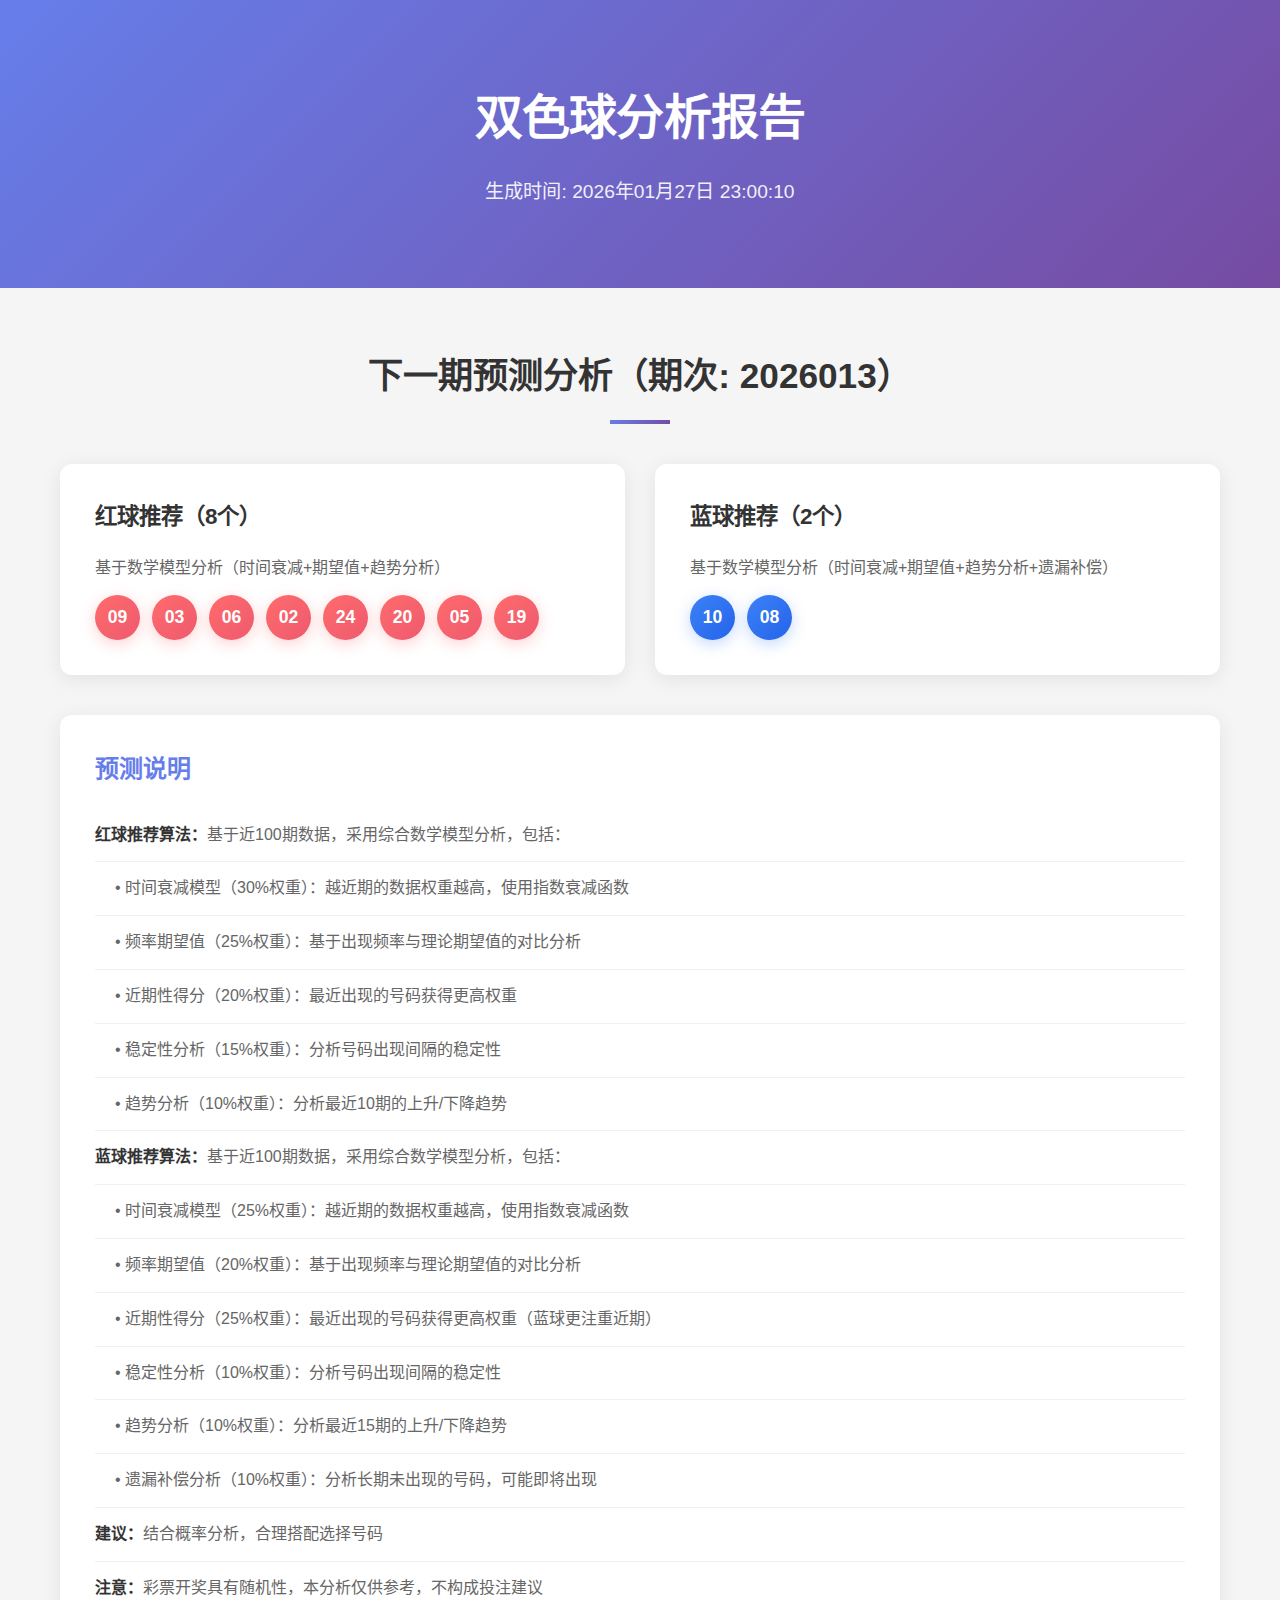
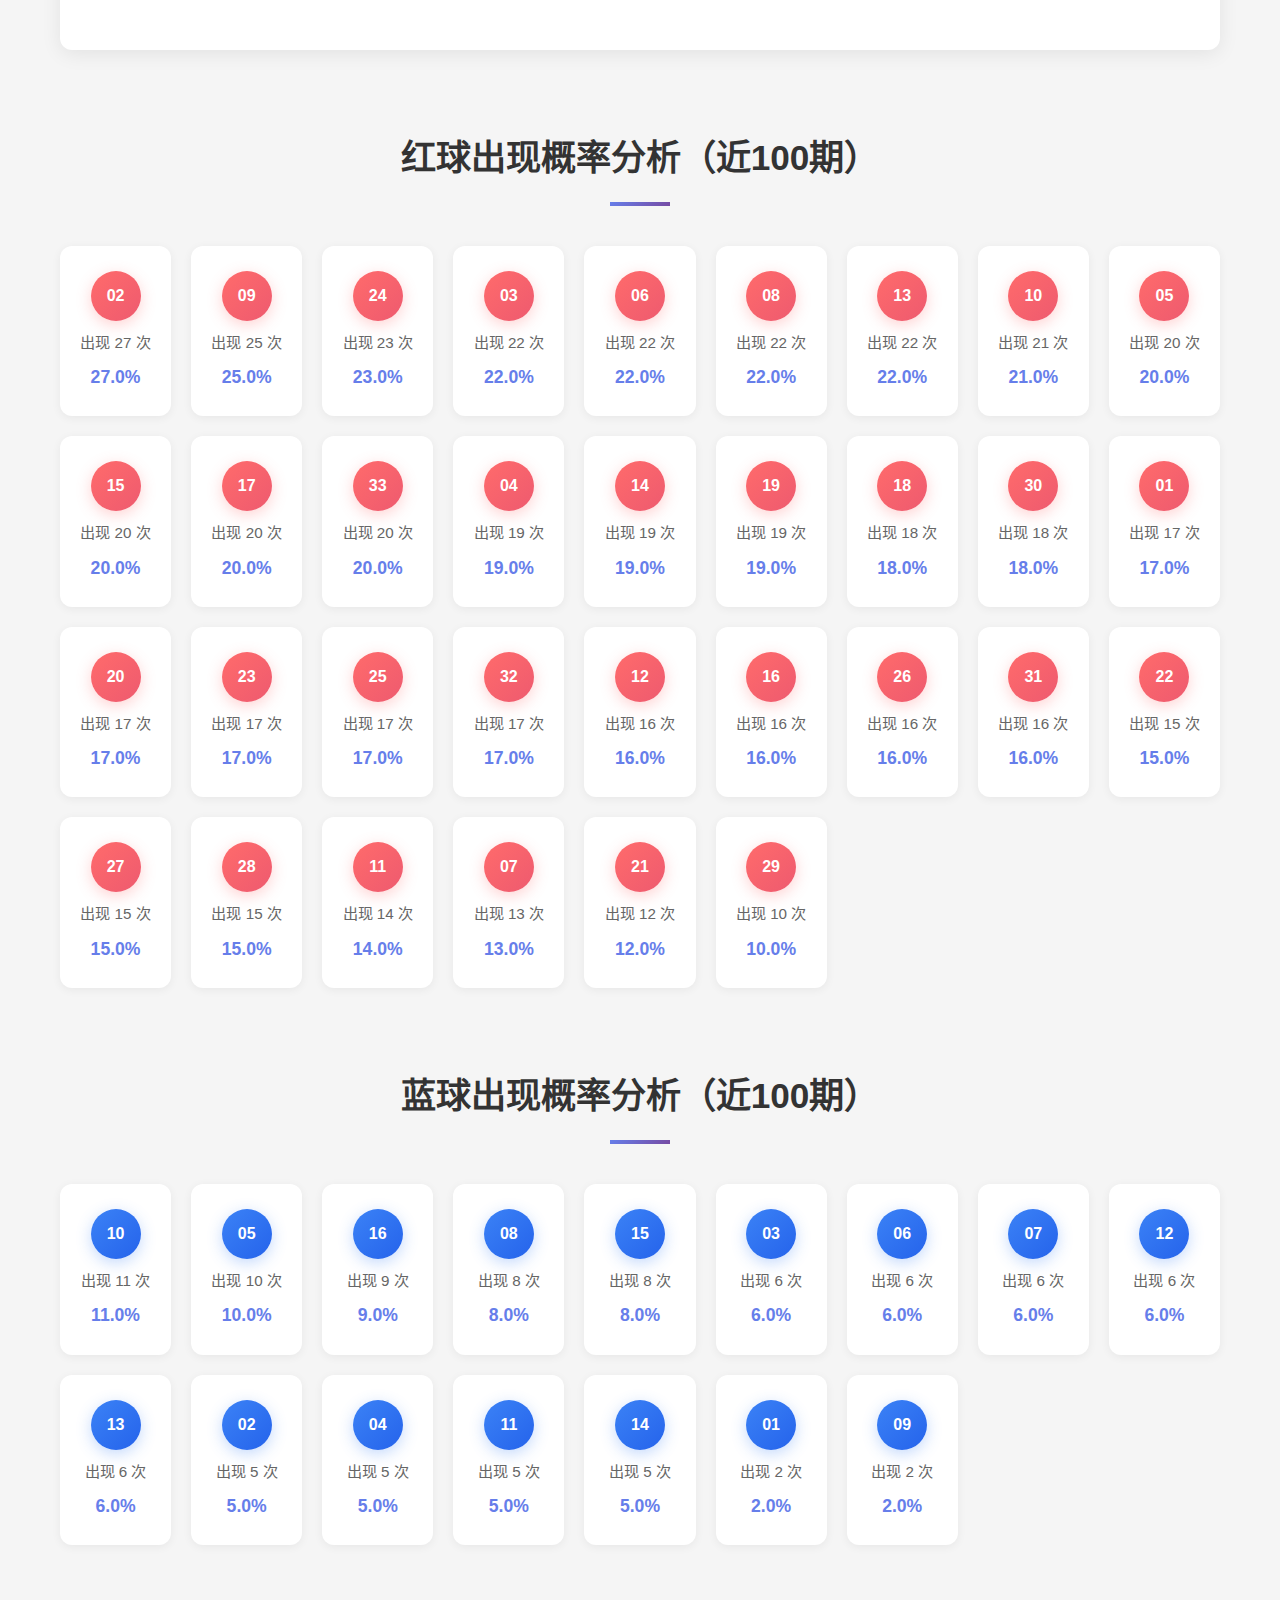
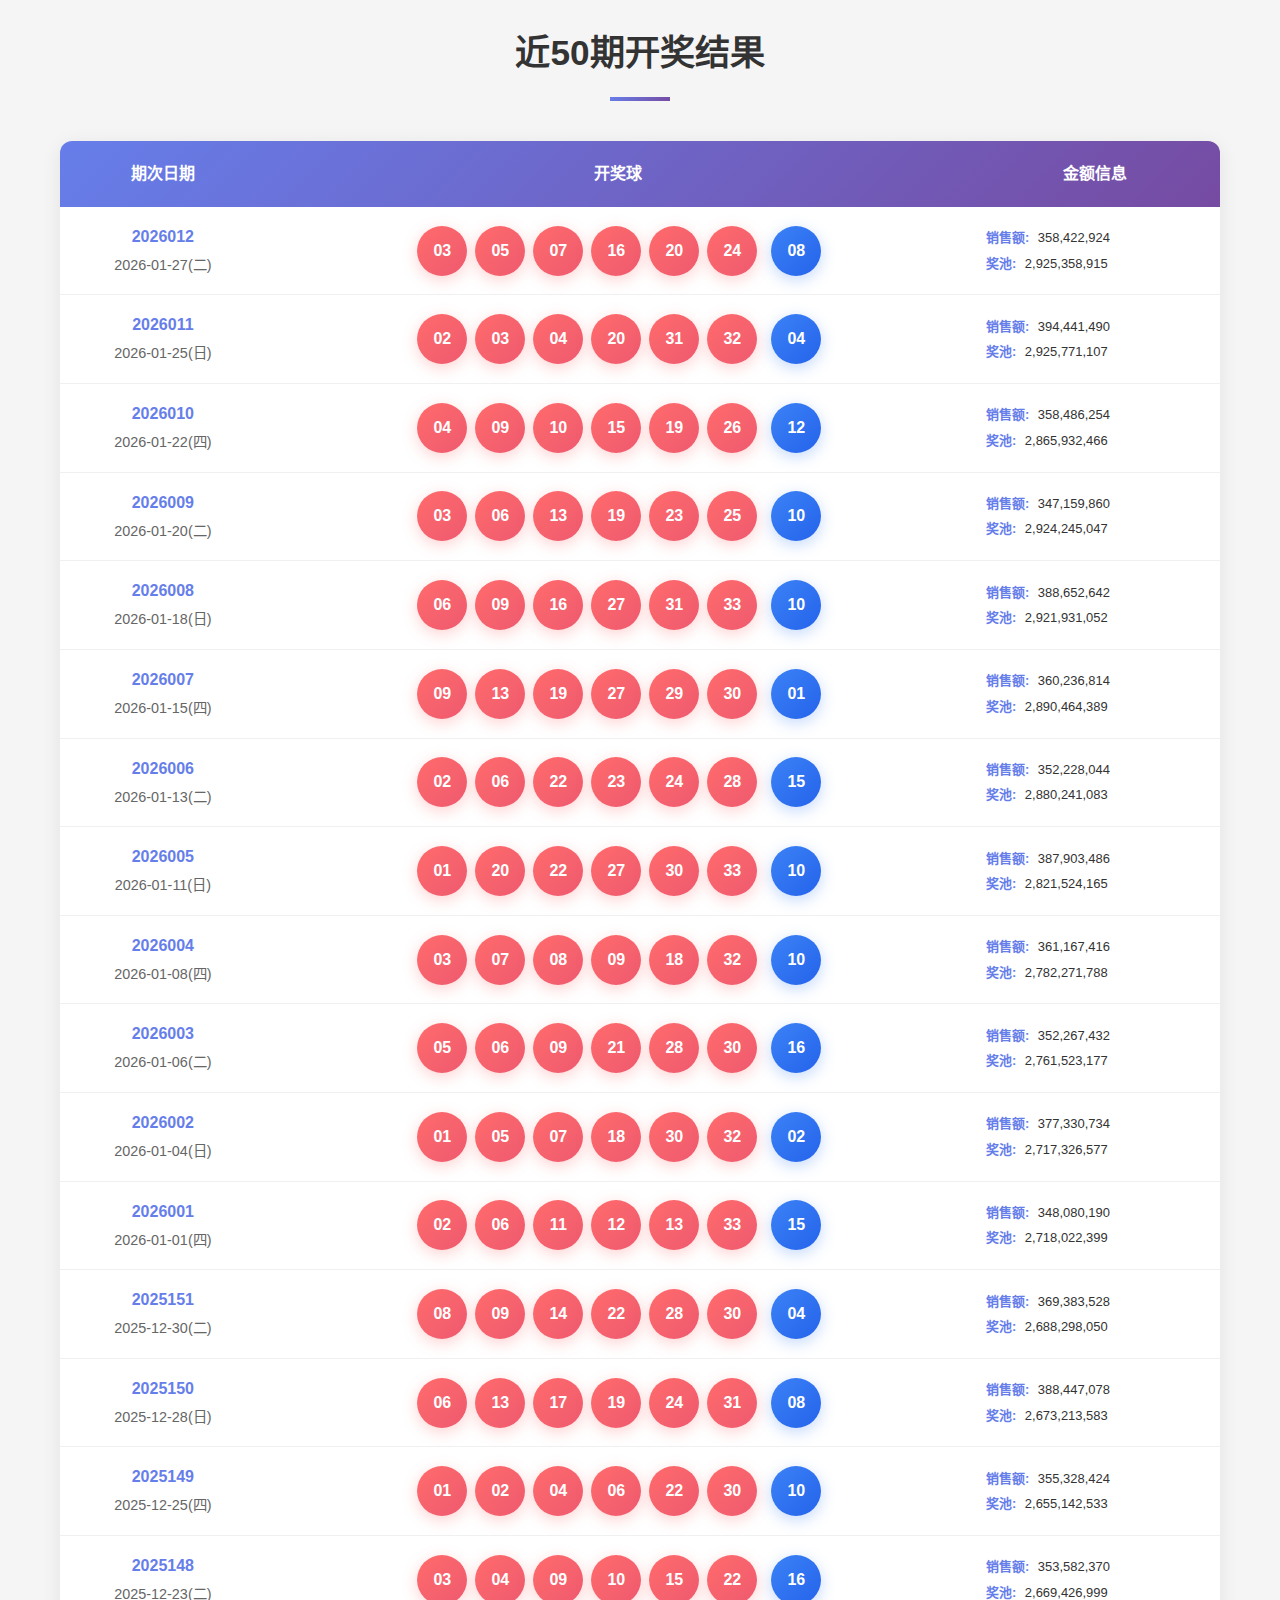
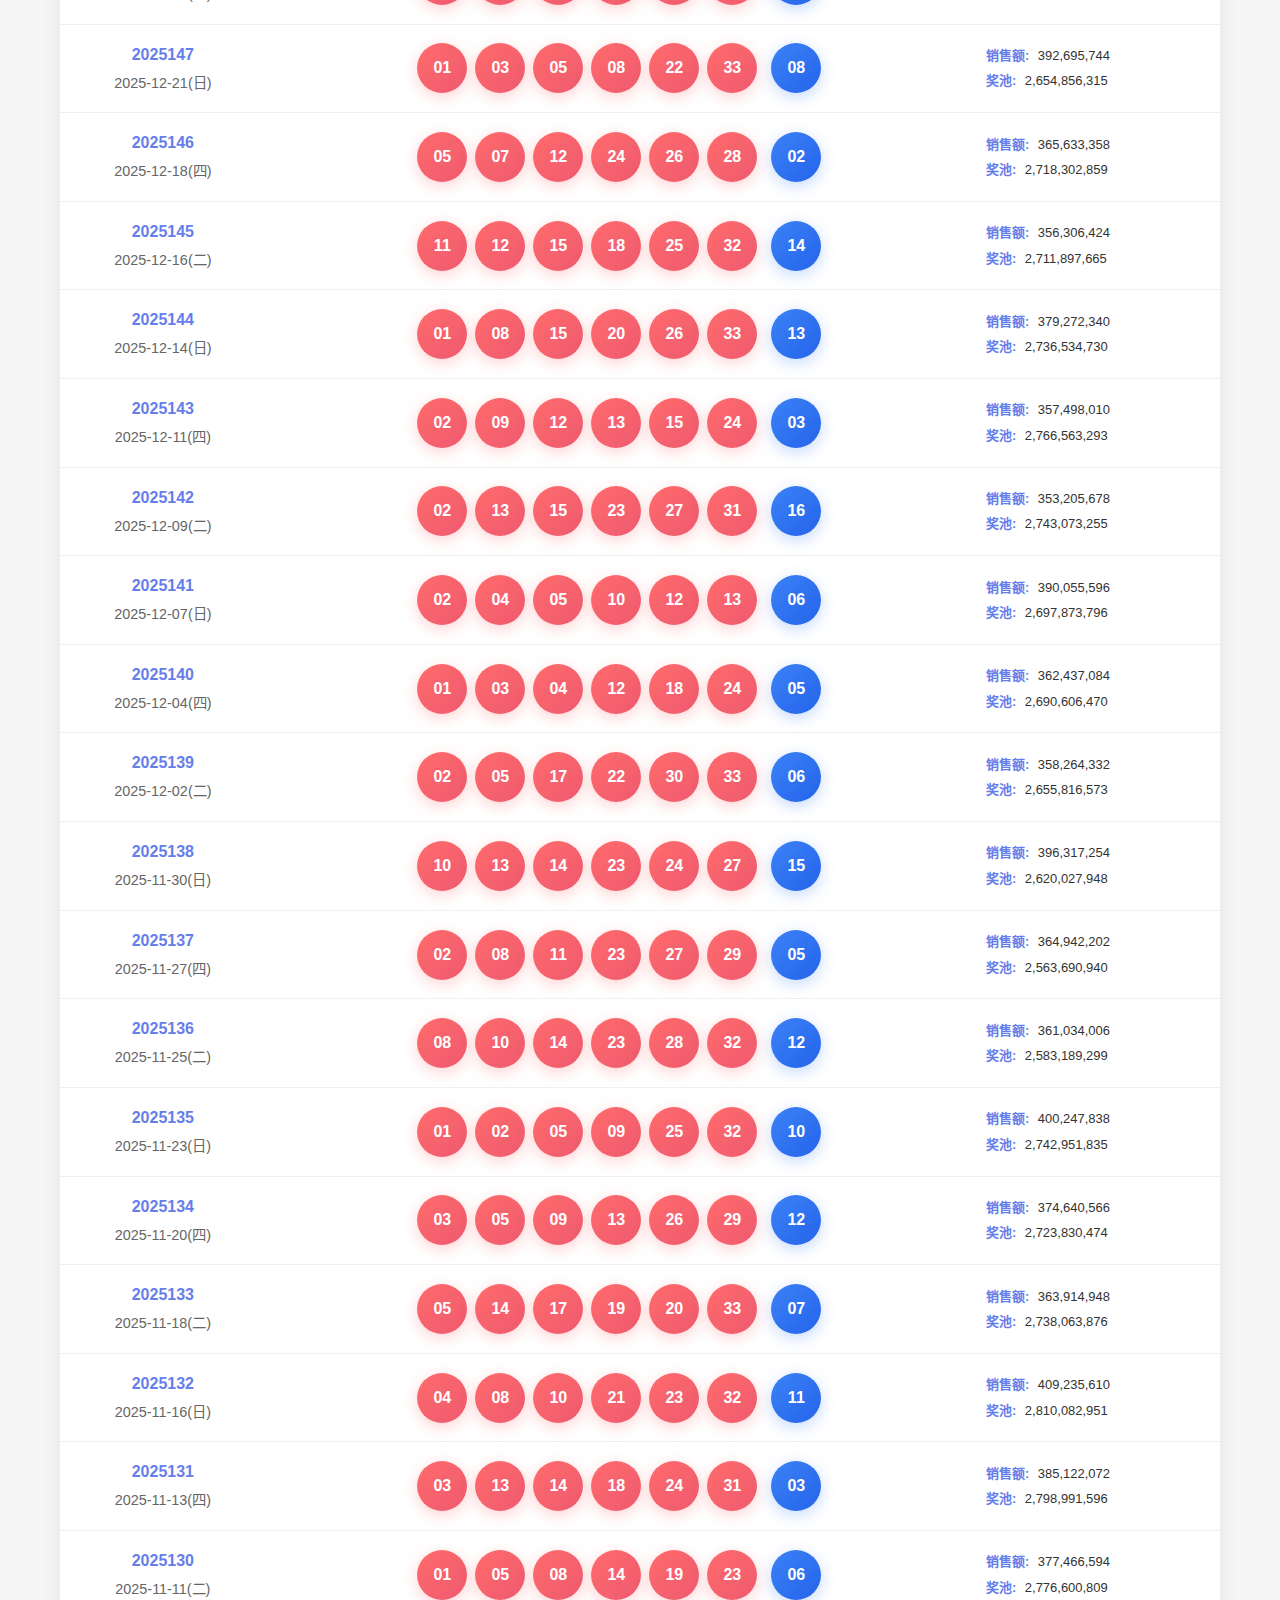
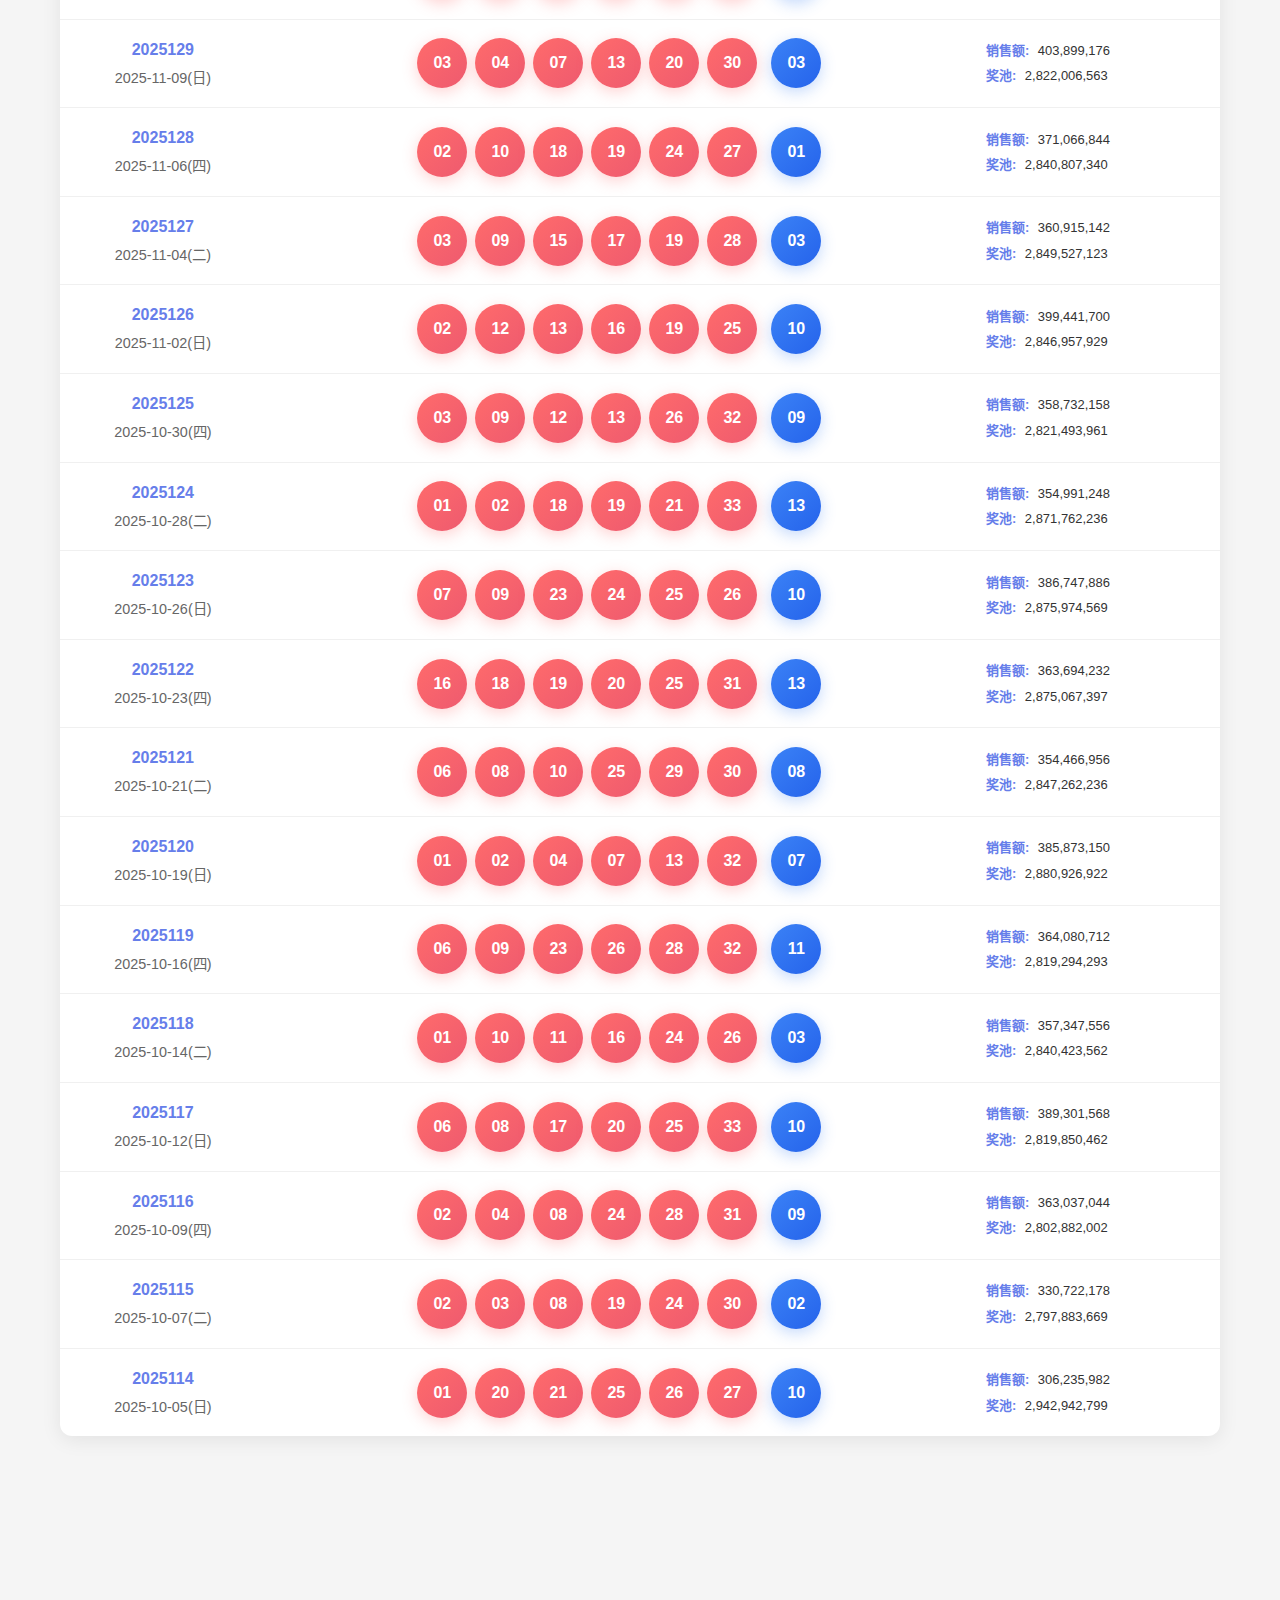
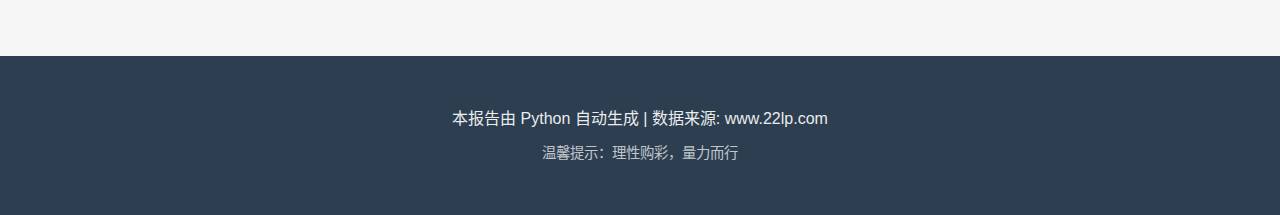
<file: index.html>
<!DOCTYPE html>
<html lang="zh-CN">
<head>
    <meta charset="UTF-8">
    <meta name="viewport" content="width=device-width, initial-scale=1.0">
    <title>双色球分析报告</title>
    <style>
        * {
            margin: 0;
            padding: 0;
            box-sizing: border-box;
        }
        
        body {
            font-family: -apple-system, BlinkMacSystemFont, "Segoe UI", "Hiragino Kaku Gothic ProN", "Hiragino Sans", Meiryo, sans-serif;
            background: #f5f5f5;
            color: #333;
            line-height: 1.6;
        }
        
        /* Header */
        .header {
            background: linear-gradient(135deg, #667eea 0%, #764ba2 100%);
            color: white;
            padding: 80px 20px;
            text-align: center;
        }
        
        .header h1 {
            font-size: 3em;
            font-weight: 700;
            margin-bottom: 20px;
            letter-spacing: -0.02em;
        }
        
        .header p {
            font-size: 1.2em;
            opacity: 0.9;
        }
        
        /* Container */
        .container {
            max-width: 1200px;
            margin: 0 auto;
            padding: 60px 20px;
        }
        
        /* Section */
        .section {
            margin-bottom: 80px;
        }
        
        .section-title {
            font-size: 2.2em;
            font-weight: 700;
            margin-bottom: 40px;
            color: #333;
            text-align: center;
            position: relative;
            padding-bottom: 20px;
        }
        
        .section-title::after {
            content: '';
            position: absolute;
            bottom: 0;
            left: 50%;
            transform: translateX(-50%);
            width: 60px;
            height: 4px;
            background: linear-gradient(135deg, #667eea 0%, #764ba2 100%);
        }
        
        /* Stats Grid */
        .stats-grid {
            display: grid;
            grid-template-columns: repeat(auto-fit, minmax(280px, 1fr));
            gap: 30px;
            margin-bottom: 60px;
        }
        
        .stat-card {
            background: white;
            padding: 40px 30px;
            border-radius: 12px;
            box-shadow: 0 4px 20px rgba(0,0,0,0.08);
            text-align: center;
            transition: transform 0.3s, box-shadow 0.3s;
        }
        
        .stat-card:hover {
            transform: translateY(-5px);
            box-shadow: 0 8px 30px rgba(0,0,0,0.12);
        }
        
        .stat-value {
            font-size: 3em;
            font-weight: 700;
            color: #667eea;
            margin: 15px 0;
        }
        
        .stat-label {
            font-size: 1.1em;
            color: #666;
            font-weight: 500;
        }
        
        /* Frequency Grid */
        .frequency-grid {
            display: grid;
            grid-template-columns: repeat(auto-fill, minmax(100px, 1fr));
            gap: 20px;
            margin-top: 40px;
        }
        
        .ball-item {
            background: white;
            padding: 25px 15px;
            border-radius: 12px;
            text-align: center;
            box-shadow: 0 2px 10px rgba(0,0,0,0.06);
            transition: all 0.3s;
        }
        
        .ball-item:hover {
            transform: translateY(-5px);
            box-shadow: 0 6px 20px rgba(0,0,0,0.12);
        }
        
        .ball-number {
            font-size: 1.0em;
            font-weight: 700;
            margin-bottom: 10px;
        }
        
        .red-ball {
            display: inline-block;
            width: 50px;
            height: 50px;
            line-height: 50px;
            border-radius: 50%;
            background: linear-gradient(135deg, #ff6b6b 0%, #ee5a6f 100%);
            color: white;
            font-weight: 700;
            box-shadow: 0 4px 15px rgba(255,107,107,0.3);
        }
        
        .blue-ball {
            display: inline-block;
            width: 50px;
            height: 50px;
            line-height: 50px;
            border-radius: 50%;
            background: linear-gradient(135deg, #3B82F6 0%, #2563EB 100%);
            color: white;
            font-weight: 700;
            box-shadow: 0 4px 15px rgba(59,130,246,0.3);
        }
        
        .ball-count {
            color: #666;
            font-size: 0.95em;
            margin: 8px 0;
        }
        
        .ball-probability {
            color: #667eea;
            font-weight: 700;
            font-size: 1.1em;
        }
        
        /* Prediction Cards */
        .prediction-grid {
            display: grid;
            grid-template-columns: repeat(auto-fit, minmax(300px, 1fr));
            gap: 30px;
            margin-top: 40px;
        }
        
        .prediction-card {
            background: white;
            padding: 35px;
            border-radius: 12px;
            box-shadow: 0 4px 20px rgba(0,0,0,0.08);
        }
        
        .prediction-title {
            font-size: 1.4em;
            font-weight: 700;
            margin-bottom: 20px;
            color: #333;
        }
        
        .prediction-list {
            display: flex;
            flex-wrap: wrap;
            gap: 12px;
            margin-top: 15px;
        }
        
        .prediction-ball {
            width: 45px;
            height: 45px;
            line-height: 45px;
            border-radius: 50%;
            text-align: center;
            font-weight: 700;
            color: white;
            font-size: 1.1em;
        }
        
        /* Table */
        table {
            width: 100%;
            background: white;
            border-collapse: collapse;
            border-radius: 12px;
            overflow: hidden;
            box-shadow: 0 4px 20px rgba(0,0,0,0.08);
        }
        
        thead {
            background: linear-gradient(135deg, #667eea 0%, #764ba2 100%);
            color: white;
        }
        
        th {
            padding: 20px 15px;
            text-align: center;
            font-weight: 700;
            font-size: 1em;
        }
        
        td {
            padding: 18px 15px;
            text-align: center;
            border-bottom: 1px solid #f0f0f0;
            vertical-align: middle;
        }
        
        /* 期次日期列样式 */
        td:nth-child(1) {
            min-width: 120px;
        }
        
        /* 开奖球列样式 */
        td:nth-child(2) {
            min-width: 200px;
        }
        
        /* 金额信息列样式 */
        td:nth-child(3) {
            min-width: 150px;
            text-align: left;
        }
        
        td:nth-child(3) div {
            font-size: 0.9em;
        }
        
        td:nth-child(3) strong {
            color: #667eea;
            margin-right: 5px;
        }
        
        tbody tr {
            transition: background 0.2s;
        }
        
        tbody tr:hover {
            background: #f8f9fa;
        }
        
        tbody tr:last-child td {
            border-bottom: none;
        }
        
        /* Info Box */
        .info-box {
            background: white;
            padding: 35px;
            border-radius: 12px;
            box-shadow: 0 4px 20px rgba(0,0,0,0.08);
            margin-top: 40px;
        }
        
        .info-box h3 {
            font-size: 1.5em;
            color: #667eea;
            margin-bottom: 20px;
            font-weight: 700;
        }
        
        .info-box ul {
            list-style: none;
            padding: 0;
        }
        
        .info-box li {
            padding: 12px 0;
            border-bottom: 1px solid #f0f0f0;
            color: #666;
            line-height: 1.8;
        }
        
        .info-box li:last-child {
            border-bottom: none;
        }
        
        .info-box strong {
            color: #333;
            font-weight: 700;
        }
        
        /* Footer */
        .footer {
            background: #2c3e50;
            color: white;
            text-align: center;
            padding: 40px 20px;
            margin-top: 80px;
        }
        
        .footer p {
            margin: 10px 0;
            opacity: 0.9;
        }
        
        /* Responsive - Mobile */
        @media (max-width: 768px) {
            /* Header */
            .header {
                padding: 50px 15px;
            }
            
            .header h1 {
                font-size: 1.8em;
                margin-bottom: 15px;
            }
            
            .header p {
                font-size: 1em;
            }
            
            /* Container */
            .container {
                padding: 30px 15px;
            }
            
            /* Section */
            .section {
                margin-bottom: 50px;
            }
            
            .section-title {
                font-size: 1.5em;
                margin-bottom: 25px;
                padding-bottom: 15px;
            }
            
            /* Stats Grid */
            .stats-grid {
                grid-template-columns: 1fr;
                gap: 20px;
                margin-bottom: 40px;
            }
            
            .stat-card {
                padding: 30px 20px;
            }
            
            .stat-value {
                font-size: 2.5em;
            }
            
            .stat-label {
                font-size: 1em;
            }
            
            /* Frequency Grid */
            .frequency-grid {
                grid-template-columns: repeat(auto-fill, minmax(70px, 1fr));
                gap: 12px;
                margin-top: 25px;
            }
            
            .ball-item {
                padding: 15px 10px;
            }
            
            .ball-number {
                font-size: 0.9em;
                margin-bottom: 8px;
            }
            
            .red-ball, .blue-ball {
                width: 40px;
                height: 40px;
                line-height: 40px;
                font-size: 0.9em;
            }
            
            .ball-count {
                font-size: 0.85em;
                margin: 5px 0;
            }
            
            .ball-probability {
                font-size: 1em;
            }
            
            /* Prediction Grid */
            .prediction-grid {
                grid-template-columns: 1fr;
                gap: 20px;
                margin-top: 25px;
            }
            
            .prediction-card {
                padding: 25px 20px;
            }
            
            .prediction-title {
                font-size: 1.2em;
                margin-bottom: 15px;
            }
            
            .prediction-ball {
                width: 40px;
                height: 40px;
                line-height: 40px;
                font-size: 1em;
            }
            
            /* Table */
            table {
                font-size: 0.85em;
                display: block;
                overflow-x: auto;
                -webkit-overflow-scrolling: touch;
                width: 100%;
            }
            
            thead {
                display: table-header-group;
            }
            
            tbody {
                display: table-row-group;
            }
            
            tr {
                display: table-row;
            }
            
            th, td {
                padding: 12px 8px;
                font-size: 0.85em;
            }
            
            th {
                font-size: 0.8em;
                padding: 15px 8px;
            }
            
            /* 移动端：期次日期列样式 */
            td:nth-child(1) {
                white-space: normal;
                min-width: auto;
                font-size: 0.85em;
            }
            
            /* 移动端：开奖球列允许换行 */
            td:nth-child(2) {
                white-space: normal;
                min-width: auto;
            }
            
            /* 移动端：金额信息列样式 */
            td:nth-child(3) {
                white-space: normal;
                min-width: auto;
                text-align: left;
                font-size: 0.8em;
            }
            
            td:nth-child(3) div {
                font-size: 0.85em;
            }
            
            .red-ball, .blue-ball {
                width: 28px;
                height: 28px;
                line-height: 28px;
                font-size: 0.7em;
                margin: 0 1px;
            }
            
            /* Info Box */
            .info-box {
                padding: 25px 20px;
                margin-top: 30px;
            }
            
            .info-box h3 {
                font-size: 1.3em;
                margin-bottom: 15px;
            }
            
            .info-box li {
                padding: 10px 0;
                font-size: 0.9em;
                line-height: 1.6;
            }
            
            /* Footer */
            .footer {
                padding: 30px 15px;
                margin-top: 50px;
            }
            
            .footer p {
                font-size: 0.9em;
            }
        }
        
        /* Responsive - Small Mobile */
        @media (max-width: 480px) {
            .header h1 {
                font-size: 1.5em;
            }
            
            .section-title {
                font-size: 1.3em;
            }
            
            .frequency-grid {
                grid-template-columns: repeat(auto-fill, minmax(60px, 1fr));
                gap: 10px;
            }
            
            .red-ball, .blue-ball {
                width: 35px;
                height: 35px;
                line-height: 35px;
                font-size: 0.8em;
            }
            
            .prediction-ball {
                width: 35px;
                height: 35px;
                line-height: 35px;
                font-size: 0.9em;
            }
        }
    </style>
</head>
<body>
    <!-- Header -->
    <div class="header">
        <h1>双色球分析报告</h1>
        <p>生成时间: 2026年01月27日 23:00:10</p>
    </div>
    
    <div class="container">
        <!-- 下一期预测 -->
        <div class="section">
            <div class="section-title">下一期预测分析（期次: 2026013）</div>
            <div class="prediction-grid">
                <div class="prediction-card">
                    <div class="prediction-title">红球推荐（8个）</div>
                    <p style="color: #666; margin-bottom: 10px;">基于数学模型分析（时间衰减+期望值+趋势分析）</p>
                    <div class="prediction-list" style="margin-top: 15px;">
                                <span class="prediction-ball red-ball">09</span>
                                <span class="prediction-ball red-ball">03</span>
                                <span class="prediction-ball red-ball">06</span>
                                <span class="prediction-ball red-ball">02</span>
                                <span class="prediction-ball red-ball">24</span>
                                <span class="prediction-ball red-ball">20</span>
                                <span class="prediction-ball red-ball">05</span>
                                <span class="prediction-ball red-ball">19</span>
                            </div>
                </div>
                
                <div class="prediction-card">
                    <div class="prediction-title">蓝球推荐（2个）</div>
                    <p style="color: #666; margin-bottom: 10px;">基于数学模型分析（时间衰减+期望值+趋势分析+遗漏补偿）</p>
                    <div class="prediction-list" style="margin-top: 15px;">
                                <span class="prediction-ball blue-ball">10</span>
                                <span class="prediction-ball blue-ball">08</span>
                            </div>
                </div>
            </div>
            
            <div class="info-box">
                <h3>预测说明</h3>
                <ul>
                    <li><strong>红球推荐算法：</strong>基于近100期数据，采用综合数学模型分析，包括：</li>
                    <li style="padding-left: 20px;">• 时间衰减模型（30%权重）：越近期的数据权重越高，使用指数衰减函数</li>
                    <li style="padding-left: 20px;">• 频率期望值（25%权重）：基于出现频率与理论期望值的对比分析</li>
                    <li style="padding-left: 20px;">• 近期性得分（20%权重）：最近出现的号码获得更高权重</li>
                    <li style="padding-left: 20px;">• 稳定性分析（15%权重）：分析号码出现间隔的稳定性</li>
                    <li style="padding-left: 20px;">• 趋势分析（10%权重）：分析最近10期的上升/下降趋势</li>
                    <li><strong>蓝球推荐算法：</strong>基于近100期数据，采用综合数学模型分析，包括：</li>
                    <li style="padding-left: 20px;">• 时间衰减模型（25%权重）：越近期的数据权重越高，使用指数衰减函数</li>
                    <li style="padding-left: 20px;">• 频率期望值（20%权重）：基于出现频率与理论期望值的对比分析</li>
                    <li style="padding-left: 20px;">• 近期性得分（25%权重）：最近出现的号码获得更高权重（蓝球更注重近期）</li>
                    <li style="padding-left: 20px;">• 稳定性分析（10%权重）：分析号码出现间隔的稳定性</li>
                    <li style="padding-left: 20px;">• 趋势分析（10%权重）：分析最近15期的上升/下降趋势</li>
                    <li style="padding-left: 20px;">• 遗漏补偿分析（10%权重）：分析长期未出现的号码，可能即将出现</li>
                    <li><strong>建议：</strong>结合概率分析，合理搭配选择号码</li>
                    <li><strong>注意：</strong>彩票开奖具有随机性，本分析仅供参考，不构成投注建议</li>
                </ul>
            </div>
        </div>
        
        <!-- 红球概率统计 -->
        <div class="section">
            <div class="section-title">红球出现概率分析（近100期）</div>
            <div class="frequency-grid">

                <div class="ball-item">
                    <div class="ball-number">
                        <span class="red-ball">02</span>
                    </div>
                    <div class="ball-count">出现 27 次</div>
                    <div class="ball-probability">27.0%</div>
                </div>

                <div class="ball-item">
                    <div class="ball-number">
                        <span class="red-ball">09</span>
                    </div>
                    <div class="ball-count">出现 25 次</div>
                    <div class="ball-probability">25.0%</div>
                </div>

                <div class="ball-item">
                    <div class="ball-number">
                        <span class="red-ball">24</span>
                    </div>
                    <div class="ball-count">出现 23 次</div>
                    <div class="ball-probability">23.0%</div>
                </div>

                <div class="ball-item">
                    <div class="ball-number">
                        <span class="red-ball">03</span>
                    </div>
                    <div class="ball-count">出现 22 次</div>
                    <div class="ball-probability">22.0%</div>
                </div>

                <div class="ball-item">
                    <div class="ball-number">
                        <span class="red-ball">06</span>
                    </div>
                    <div class="ball-count">出现 22 次</div>
                    <div class="ball-probability">22.0%</div>
                </div>

                <div class="ball-item">
                    <div class="ball-number">
                        <span class="red-ball">08</span>
                    </div>
                    <div class="ball-count">出现 22 次</div>
                    <div class="ball-probability">22.0%</div>
                </div>

                <div class="ball-item">
                    <div class="ball-number">
                        <span class="red-ball">13</span>
                    </div>
                    <div class="ball-count">出现 22 次</div>
                    <div class="ball-probability">22.0%</div>
                </div>

                <div class="ball-item">
                    <div class="ball-number">
                        <span class="red-ball">10</span>
                    </div>
                    <div class="ball-count">出现 21 次</div>
                    <div class="ball-probability">21.0%</div>
                </div>

                <div class="ball-item">
                    <div class="ball-number">
                        <span class="red-ball">05</span>
                    </div>
                    <div class="ball-count">出现 20 次</div>
                    <div class="ball-probability">20.0%</div>
                </div>

                <div class="ball-item">
                    <div class="ball-number">
                        <span class="red-ball">15</span>
                    </div>
                    <div class="ball-count">出现 20 次</div>
                    <div class="ball-probability">20.0%</div>
                </div>

                <div class="ball-item">
                    <div class="ball-number">
                        <span class="red-ball">17</span>
                    </div>
                    <div class="ball-count">出现 20 次</div>
                    <div class="ball-probability">20.0%</div>
                </div>

                <div class="ball-item">
                    <div class="ball-number">
                        <span class="red-ball">33</span>
                    </div>
                    <div class="ball-count">出现 20 次</div>
                    <div class="ball-probability">20.0%</div>
                </div>

                <div class="ball-item">
                    <div class="ball-number">
                        <span class="red-ball">04</span>
                    </div>
                    <div class="ball-count">出现 19 次</div>
                    <div class="ball-probability">19.0%</div>
                </div>

                <div class="ball-item">
                    <div class="ball-number">
                        <span class="red-ball">14</span>
                    </div>
                    <div class="ball-count">出现 19 次</div>
                    <div class="ball-probability">19.0%</div>
                </div>

                <div class="ball-item">
                    <div class="ball-number">
                        <span class="red-ball">19</span>
                    </div>
                    <div class="ball-count">出现 19 次</div>
                    <div class="ball-probability">19.0%</div>
                </div>

                <div class="ball-item">
                    <div class="ball-number">
                        <span class="red-ball">18</span>
                    </div>
                    <div class="ball-count">出现 18 次</div>
                    <div class="ball-probability">18.0%</div>
                </div>

                <div class="ball-item">
                    <div class="ball-number">
                        <span class="red-ball">30</span>
                    </div>
                    <div class="ball-count">出现 18 次</div>
                    <div class="ball-probability">18.0%</div>
                </div>

                <div class="ball-item">
                    <div class="ball-number">
                        <span class="red-ball">01</span>
                    </div>
                    <div class="ball-count">出现 17 次</div>
                    <div class="ball-probability">17.0%</div>
                </div>

                <div class="ball-item">
                    <div class="ball-number">
                        <span class="red-ball">20</span>
                    </div>
                    <div class="ball-count">出现 17 次</div>
                    <div class="ball-probability">17.0%</div>
                </div>

                <div class="ball-item">
                    <div class="ball-number">
                        <span class="red-ball">23</span>
                    </div>
                    <div class="ball-count">出现 17 次</div>
                    <div class="ball-probability">17.0%</div>
                </div>

                <div class="ball-item">
                    <div class="ball-number">
                        <span class="red-ball">25</span>
                    </div>
                    <div class="ball-count">出现 17 次</div>
                    <div class="ball-probability">17.0%</div>
                </div>

                <div class="ball-item">
                    <div class="ball-number">
                        <span class="red-ball">32</span>
                    </div>
                    <div class="ball-count">出现 17 次</div>
                    <div class="ball-probability">17.0%</div>
                </div>

                <div class="ball-item">
                    <div class="ball-number">
                        <span class="red-ball">12</span>
                    </div>
                    <div class="ball-count">出现 16 次</div>
                    <div class="ball-probability">16.0%</div>
                </div>

                <div class="ball-item">
                    <div class="ball-number">
                        <span class="red-ball">16</span>
                    </div>
                    <div class="ball-count">出现 16 次</div>
                    <div class="ball-probability">16.0%</div>
                </div>

                <div class="ball-item">
                    <div class="ball-number">
                        <span class="red-ball">26</span>
                    </div>
                    <div class="ball-count">出现 16 次</div>
                    <div class="ball-probability">16.0%</div>
                </div>

                <div class="ball-item">
                    <div class="ball-number">
                        <span class="red-ball">31</span>
                    </div>
                    <div class="ball-count">出现 16 次</div>
                    <div class="ball-probability">16.0%</div>
                </div>

                <div class="ball-item">
                    <div class="ball-number">
                        <span class="red-ball">22</span>
                    </div>
                    <div class="ball-count">出现 15 次</div>
                    <div class="ball-probability">15.0%</div>
                </div>

                <div class="ball-item">
                    <div class="ball-number">
                        <span class="red-ball">27</span>
                    </div>
                    <div class="ball-count">出现 15 次</div>
                    <div class="ball-probability">15.0%</div>
                </div>

                <div class="ball-item">
                    <div class="ball-number">
                        <span class="red-ball">28</span>
                    </div>
                    <div class="ball-count">出现 15 次</div>
                    <div class="ball-probability">15.0%</div>
                </div>

                <div class="ball-item">
                    <div class="ball-number">
                        <span class="red-ball">11</span>
                    </div>
                    <div class="ball-count">出现 14 次</div>
                    <div class="ball-probability">14.0%</div>
                </div>

                <div class="ball-item">
                    <div class="ball-number">
                        <span class="red-ball">07</span>
                    </div>
                    <div class="ball-count">出现 13 次</div>
                    <div class="ball-probability">13.0%</div>
                </div>

                <div class="ball-item">
                    <div class="ball-number">
                        <span class="red-ball">21</span>
                    </div>
                    <div class="ball-count">出现 12 次</div>
                    <div class="ball-probability">12.0%</div>
                </div>

                <div class="ball-item">
                    <div class="ball-number">
                        <span class="red-ball">29</span>
                    </div>
                    <div class="ball-count">出现 10 次</div>
                    <div class="ball-probability">10.0%</div>
                </div>

            </div>
        </div>
        
        <!-- 蓝球概率统计 -->
        <div class="section">
            <div class="section-title">蓝球出现概率分析（近100期）</div>
            <div class="frequency-grid">

                <div class="ball-item">
                    <div class="ball-number">
                        <span class="blue-ball">10</span>
                    </div>
                    <div class="ball-count">出现 11 次</div>
                    <div class="ball-probability">11.0%</div>
                </div>

                <div class="ball-item">
                    <div class="ball-number">
                        <span class="blue-ball">05</span>
                    </div>
                    <div class="ball-count">出现 10 次</div>
                    <div class="ball-probability">10.0%</div>
                </div>

                <div class="ball-item">
                    <div class="ball-number">
                        <span class="blue-ball">16</span>
                    </div>
                    <div class="ball-count">出现 9 次</div>
                    <div class="ball-probability">9.0%</div>
                </div>

                <div class="ball-item">
                    <div class="ball-number">
                        <span class="blue-ball">08</span>
                    </div>
                    <div class="ball-count">出现 8 次</div>
                    <div class="ball-probability">8.0%</div>
                </div>

                <div class="ball-item">
                    <div class="ball-number">
                        <span class="blue-ball">15</span>
                    </div>
                    <div class="ball-count">出现 8 次</div>
                    <div class="ball-probability">8.0%</div>
                </div>

                <div class="ball-item">
                    <div class="ball-number">
                        <span class="blue-ball">03</span>
                    </div>
                    <div class="ball-count">出现 6 次</div>
                    <div class="ball-probability">6.0%</div>
                </div>

                <div class="ball-item">
                    <div class="ball-number">
                        <span class="blue-ball">06</span>
                    </div>
                    <div class="ball-count">出现 6 次</div>
                    <div class="ball-probability">6.0%</div>
                </div>

                <div class="ball-item">
                    <div class="ball-number">
                        <span class="blue-ball">07</span>
                    </div>
                    <div class="ball-count">出现 6 次</div>
                    <div class="ball-probability">6.0%</div>
                </div>

                <div class="ball-item">
                    <div class="ball-number">
                        <span class="blue-ball">12</span>
                    </div>
                    <div class="ball-count">出现 6 次</div>
                    <div class="ball-probability">6.0%</div>
                </div>

                <div class="ball-item">
                    <div class="ball-number">
                        <span class="blue-ball">13</span>
                    </div>
                    <div class="ball-count">出现 6 次</div>
                    <div class="ball-probability">6.0%</div>
                </div>

                <div class="ball-item">
                    <div class="ball-number">
                        <span class="blue-ball">02</span>
                    </div>
                    <div class="ball-count">出现 5 次</div>
                    <div class="ball-probability">5.0%</div>
                </div>

                <div class="ball-item">
                    <div class="ball-number">
                        <span class="blue-ball">04</span>
                    </div>
                    <div class="ball-count">出现 5 次</div>
                    <div class="ball-probability">5.0%</div>
                </div>

                <div class="ball-item">
                    <div class="ball-number">
                        <span class="blue-ball">11</span>
                    </div>
                    <div class="ball-count">出现 5 次</div>
                    <div class="ball-probability">5.0%</div>
                </div>

                <div class="ball-item">
                    <div class="ball-number">
                        <span class="blue-ball">14</span>
                    </div>
                    <div class="ball-count">出现 5 次</div>
                    <div class="ball-probability">5.0%</div>
                </div>

                <div class="ball-item">
                    <div class="ball-number">
                        <span class="blue-ball">01</span>
                    </div>
                    <div class="ball-count">出现 2 次</div>
                    <div class="ball-probability">2.0%</div>
                </div>

                <div class="ball-item">
                    <div class="ball-number">
                        <span class="blue-ball">09</span>
                    </div>
                    <div class="ball-count">出现 2 次</div>
                    <div class="ball-probability">2.0%</div>
                </div>

            </div>
        </div>
        
        <!-- 近50期开奖结果 -->
        <div class="section">
            <div class="section-title">近50期开奖结果</div>
            <table>
                <thead>
                    <tr>
                        <th>期次日期</th>
                        <th>开奖球</th>
                        <th>金额信息</th>
                    </tr>
                </thead>
                <tbody>

                    <tr>
                        <td data-label="期次日期"><div style="display: flex; flex-direction: column; gap: 6px; text-align: center;"><div style="line-height: 1.5; font-weight: 600; color: #667eea;">2026012</div><div style="line-height: 1.5; font-size: 0.9em; color: #666;">2026-01-27(二)</div></div></td>
                        <td data-label="开奖球"><div style="display: flex; align-items: center; justify-content: center; flex-wrap: wrap; gap: 4px; word-break: break-word;"><span class="red-ball" style="margin: 0 2px;">03</span><span class="red-ball" style="margin: 0 2px;">05</span><span class="red-ball" style="margin: 0 2px;">07</span><span class="red-ball" style="margin: 0 2px;">16</span><span class="red-ball" style="margin: 0 2px;">20</span><span class="red-ball" style="margin: 0 2px;">24</span><span class="blue-ball" style="margin-left: 8px;">08</span></div></td>
                        <td data-label="金额信息"><div style="display: flex; flex-direction: column; gap: 6px; text-align: left;"><div style="line-height: 1.5;"><strong>销售额:</strong> 358,422,924</div><div style="line-height: 1.5;"><strong>奖池:</strong> 2,925,358,915</div></div></td>
                    </tr>

                    <tr>
                        <td data-label="期次日期"><div style="display: flex; flex-direction: column; gap: 6px; text-align: center;"><div style="line-height: 1.5; font-weight: 600; color: #667eea;">2026011</div><div style="line-height: 1.5; font-size: 0.9em; color: #666;">2026-01-25(日)</div></div></td>
                        <td data-label="开奖球"><div style="display: flex; align-items: center; justify-content: center; flex-wrap: wrap; gap: 4px; word-break: break-word;"><span class="red-ball" style="margin: 0 2px;">02</span><span class="red-ball" style="margin: 0 2px;">03</span><span class="red-ball" style="margin: 0 2px;">04</span><span class="red-ball" style="margin: 0 2px;">20</span><span class="red-ball" style="margin: 0 2px;">31</span><span class="red-ball" style="margin: 0 2px;">32</span><span class="blue-ball" style="margin-left: 8px;">04</span></div></td>
                        <td data-label="金额信息"><div style="display: flex; flex-direction: column; gap: 6px; text-align: left;"><div style="line-height: 1.5;"><strong>销售额:</strong> 394,441,490</div><div style="line-height: 1.5;"><strong>奖池:</strong> 2,925,771,107</div></div></td>
                    </tr>

                    <tr>
                        <td data-label="期次日期"><div style="display: flex; flex-direction: column; gap: 6px; text-align: center;"><div style="line-height: 1.5; font-weight: 600; color: #667eea;">2026010</div><div style="line-height: 1.5; font-size: 0.9em; color: #666;">2026-01-22(四)</div></div></td>
                        <td data-label="开奖球"><div style="display: flex; align-items: center; justify-content: center; flex-wrap: wrap; gap: 4px; word-break: break-word;"><span class="red-ball" style="margin: 0 2px;">04</span><span class="red-ball" style="margin: 0 2px;">09</span><span class="red-ball" style="margin: 0 2px;">10</span><span class="red-ball" style="margin: 0 2px;">15</span><span class="red-ball" style="margin: 0 2px;">19</span><span class="red-ball" style="margin: 0 2px;">26</span><span class="blue-ball" style="margin-left: 8px;">12</span></div></td>
                        <td data-label="金额信息"><div style="display: flex; flex-direction: column; gap: 6px; text-align: left;"><div style="line-height: 1.5;"><strong>销售额:</strong> 358,486,254</div><div style="line-height: 1.5;"><strong>奖池:</strong> 2,865,932,466</div></div></td>
                    </tr>

                    <tr>
                        <td data-label="期次日期"><div style="display: flex; flex-direction: column; gap: 6px; text-align: center;"><div style="line-height: 1.5; font-weight: 600; color: #667eea;">2026009</div><div style="line-height: 1.5; font-size: 0.9em; color: #666;">2026-01-20(二)</div></div></td>
                        <td data-label="开奖球"><div style="display: flex; align-items: center; justify-content: center; flex-wrap: wrap; gap: 4px; word-break: break-word;"><span class="red-ball" style="margin: 0 2px;">03</span><span class="red-ball" style="margin: 0 2px;">06</span><span class="red-ball" style="margin: 0 2px;">13</span><span class="red-ball" style="margin: 0 2px;">19</span><span class="red-ball" style="margin: 0 2px;">23</span><span class="red-ball" style="margin: 0 2px;">25</span><span class="blue-ball" style="margin-left: 8px;">10</span></div></td>
                        <td data-label="金额信息"><div style="display: flex; flex-direction: column; gap: 6px; text-align: left;"><div style="line-height: 1.5;"><strong>销售额:</strong> 347,159,860</div><div style="line-height: 1.5;"><strong>奖池:</strong> 2,924,245,047</div></div></td>
                    </tr>

                    <tr>
                        <td data-label="期次日期"><div style="display: flex; flex-direction: column; gap: 6px; text-align: center;"><div style="line-height: 1.5; font-weight: 600; color: #667eea;">2026008</div><div style="line-height: 1.5; font-size: 0.9em; color: #666;">2026-01-18(日)</div></div></td>
                        <td data-label="开奖球"><div style="display: flex; align-items: center; justify-content: center; flex-wrap: wrap; gap: 4px; word-break: break-word;"><span class="red-ball" style="margin: 0 2px;">06</span><span class="red-ball" style="margin: 0 2px;">09</span><span class="red-ball" style="margin: 0 2px;">16</span><span class="red-ball" style="margin: 0 2px;">27</span><span class="red-ball" style="margin: 0 2px;">31</span><span class="red-ball" style="margin: 0 2px;">33</span><span class="blue-ball" style="margin-left: 8px;">10</span></div></td>
                        <td data-label="金额信息"><div style="display: flex; flex-direction: column; gap: 6px; text-align: left;"><div style="line-height: 1.5;"><strong>销售额:</strong> 388,652,642</div><div style="line-height: 1.5;"><strong>奖池:</strong> 2,921,931,052</div></div></td>
                    </tr>

                    <tr>
                        <td data-label="期次日期"><div style="display: flex; flex-direction: column; gap: 6px; text-align: center;"><div style="line-height: 1.5; font-weight: 600; color: #667eea;">2026007</div><div style="line-height: 1.5; font-size: 0.9em; color: #666;">2026-01-15(四)</div></div></td>
                        <td data-label="开奖球"><div style="display: flex; align-items: center; justify-content: center; flex-wrap: wrap; gap: 4px; word-break: break-word;"><span class="red-ball" style="margin: 0 2px;">09</span><span class="red-ball" style="margin: 0 2px;">13</span><span class="red-ball" style="margin: 0 2px;">19</span><span class="red-ball" style="margin: 0 2px;">27</span><span class="red-ball" style="margin: 0 2px;">29</span><span class="red-ball" style="margin: 0 2px;">30</span><span class="blue-ball" style="margin-left: 8px;">01</span></div></td>
                        <td data-label="金额信息"><div style="display: flex; flex-direction: column; gap: 6px; text-align: left;"><div style="line-height: 1.5;"><strong>销售额:</strong> 360,236,814</div><div style="line-height: 1.5;"><strong>奖池:</strong> 2,890,464,389</div></div></td>
                    </tr>

                    <tr>
                        <td data-label="期次日期"><div style="display: flex; flex-direction: column; gap: 6px; text-align: center;"><div style="line-height: 1.5; font-weight: 600; color: #667eea;">2026006</div><div style="line-height: 1.5; font-size: 0.9em; color: #666;">2026-01-13(二)</div></div></td>
                        <td data-label="开奖球"><div style="display: flex; align-items: center; justify-content: center; flex-wrap: wrap; gap: 4px; word-break: break-word;"><span class="red-ball" style="margin: 0 2px;">02</span><span class="red-ball" style="margin: 0 2px;">06</span><span class="red-ball" style="margin: 0 2px;">22</span><span class="red-ball" style="margin: 0 2px;">23</span><span class="red-ball" style="margin: 0 2px;">24</span><span class="red-ball" style="margin: 0 2px;">28</span><span class="blue-ball" style="margin-left: 8px;">15</span></div></td>
                        <td data-label="金额信息"><div style="display: flex; flex-direction: column; gap: 6px; text-align: left;"><div style="line-height: 1.5;"><strong>销售额:</strong> 352,228,044</div><div style="line-height: 1.5;"><strong>奖池:</strong> 2,880,241,083</div></div></td>
                    </tr>

                    <tr>
                        <td data-label="期次日期"><div style="display: flex; flex-direction: column; gap: 6px; text-align: center;"><div style="line-height: 1.5; font-weight: 600; color: #667eea;">2026005</div><div style="line-height: 1.5; font-size: 0.9em; color: #666;">2026-01-11(日)</div></div></td>
                        <td data-label="开奖球"><div style="display: flex; align-items: center; justify-content: center; flex-wrap: wrap; gap: 4px; word-break: break-word;"><span class="red-ball" style="margin: 0 2px;">01</span><span class="red-ball" style="margin: 0 2px;">20</span><span class="red-ball" style="margin: 0 2px;">22</span><span class="red-ball" style="margin: 0 2px;">27</span><span class="red-ball" style="margin: 0 2px;">30</span><span class="red-ball" style="margin: 0 2px;">33</span><span class="blue-ball" style="margin-left: 8px;">10</span></div></td>
                        <td data-label="金额信息"><div style="display: flex; flex-direction: column; gap: 6px; text-align: left;"><div style="line-height: 1.5;"><strong>销售额:</strong> 387,903,486</div><div style="line-height: 1.5;"><strong>奖池:</strong> 2,821,524,165</div></div></td>
                    </tr>

                    <tr>
                        <td data-label="期次日期"><div style="display: flex; flex-direction: column; gap: 6px; text-align: center;"><div style="line-height: 1.5; font-weight: 600; color: #667eea;">2026004</div><div style="line-height: 1.5; font-size: 0.9em; color: #666;">2026-01-08(四)</div></div></td>
                        <td data-label="开奖球"><div style="display: flex; align-items: center; justify-content: center; flex-wrap: wrap; gap: 4px; word-break: break-word;"><span class="red-ball" style="margin: 0 2px;">03</span><span class="red-ball" style="margin: 0 2px;">07</span><span class="red-ball" style="margin: 0 2px;">08</span><span class="red-ball" style="margin: 0 2px;">09</span><span class="red-ball" style="margin: 0 2px;">18</span><span class="red-ball" style="margin: 0 2px;">32</span><span class="blue-ball" style="margin-left: 8px;">10</span></div></td>
                        <td data-label="金额信息"><div style="display: flex; flex-direction: column; gap: 6px; text-align: left;"><div style="line-height: 1.5;"><strong>销售额:</strong> 361,167,416</div><div style="line-height: 1.5;"><strong>奖池:</strong> 2,782,271,788</div></div></td>
                    </tr>

                    <tr>
                        <td data-label="期次日期"><div style="display: flex; flex-direction: column; gap: 6px; text-align: center;"><div style="line-height: 1.5; font-weight: 600; color: #667eea;">2026003</div><div style="line-height: 1.5; font-size: 0.9em; color: #666;">2026-01-06(二)</div></div></td>
                        <td data-label="开奖球"><div style="display: flex; align-items: center; justify-content: center; flex-wrap: wrap; gap: 4px; word-break: break-word;"><span class="red-ball" style="margin: 0 2px;">05</span><span class="red-ball" style="margin: 0 2px;">06</span><span class="red-ball" style="margin: 0 2px;">09</span><span class="red-ball" style="margin: 0 2px;">21</span><span class="red-ball" style="margin: 0 2px;">28</span><span class="red-ball" style="margin: 0 2px;">30</span><span class="blue-ball" style="margin-left: 8px;">16</span></div></td>
                        <td data-label="金额信息"><div style="display: flex; flex-direction: column; gap: 6px; text-align: left;"><div style="line-height: 1.5;"><strong>销售额:</strong> 352,267,432</div><div style="line-height: 1.5;"><strong>奖池:</strong> 2,761,523,177</div></div></td>
                    </tr>

                    <tr>
                        <td data-label="期次日期"><div style="display: flex; flex-direction: column; gap: 6px; text-align: center;"><div style="line-height: 1.5; font-weight: 600; color: #667eea;">2026002</div><div style="line-height: 1.5; font-size: 0.9em; color: #666;">2026-01-04(日)</div></div></td>
                        <td data-label="开奖球"><div style="display: flex; align-items: center; justify-content: center; flex-wrap: wrap; gap: 4px; word-break: break-word;"><span class="red-ball" style="margin: 0 2px;">01</span><span class="red-ball" style="margin: 0 2px;">05</span><span class="red-ball" style="margin: 0 2px;">07</span><span class="red-ball" style="margin: 0 2px;">18</span><span class="red-ball" style="margin: 0 2px;">30</span><span class="red-ball" style="margin: 0 2px;">32</span><span class="blue-ball" style="margin-left: 8px;">02</span></div></td>
                        <td data-label="金额信息"><div style="display: flex; flex-direction: column; gap: 6px; text-align: left;"><div style="line-height: 1.5;"><strong>销售额:</strong> 377,330,734</div><div style="line-height: 1.5;"><strong>奖池:</strong> 2,717,326,577</div></div></td>
                    </tr>

                    <tr>
                        <td data-label="期次日期"><div style="display: flex; flex-direction: column; gap: 6px; text-align: center;"><div style="line-height: 1.5; font-weight: 600; color: #667eea;">2026001</div><div style="line-height: 1.5; font-size: 0.9em; color: #666;">2026-01-01(四)</div></div></td>
                        <td data-label="开奖球"><div style="display: flex; align-items: center; justify-content: center; flex-wrap: wrap; gap: 4px; word-break: break-word;"><span class="red-ball" style="margin: 0 2px;">02</span><span class="red-ball" style="margin: 0 2px;">06</span><span class="red-ball" style="margin: 0 2px;">11</span><span class="red-ball" style="margin: 0 2px;">12</span><span class="red-ball" style="margin: 0 2px;">13</span><span class="red-ball" style="margin: 0 2px;">33</span><span class="blue-ball" style="margin-left: 8px;">15</span></div></td>
                        <td data-label="金额信息"><div style="display: flex; flex-direction: column; gap: 6px; text-align: left;"><div style="line-height: 1.5;"><strong>销售额:</strong> 348,080,190</div><div style="line-height: 1.5;"><strong>奖池:</strong> 2,718,022,399</div></div></td>
                    </tr>

                    <tr>
                        <td data-label="期次日期"><div style="display: flex; flex-direction: column; gap: 6px; text-align: center;"><div style="line-height: 1.5; font-weight: 600; color: #667eea;">2025151</div><div style="line-height: 1.5; font-size: 0.9em; color: #666;">2025-12-30(二)</div></div></td>
                        <td data-label="开奖球"><div style="display: flex; align-items: center; justify-content: center; flex-wrap: wrap; gap: 4px; word-break: break-word;"><span class="red-ball" style="margin: 0 2px;">08</span><span class="red-ball" style="margin: 0 2px;">09</span><span class="red-ball" style="margin: 0 2px;">14</span><span class="red-ball" style="margin: 0 2px;">22</span><span class="red-ball" style="margin: 0 2px;">28</span><span class="red-ball" style="margin: 0 2px;">30</span><span class="blue-ball" style="margin-left: 8px;">04</span></div></td>
                        <td data-label="金额信息"><div style="display: flex; flex-direction: column; gap: 6px; text-align: left;"><div style="line-height: 1.5;"><strong>销售额:</strong> 369,383,528</div><div style="line-height: 1.5;"><strong>奖池:</strong> 2,688,298,050</div></div></td>
                    </tr>

                    <tr>
                        <td data-label="期次日期"><div style="display: flex; flex-direction: column; gap: 6px; text-align: center;"><div style="line-height: 1.5; font-weight: 600; color: #667eea;">2025150</div><div style="line-height: 1.5; font-size: 0.9em; color: #666;">2025-12-28(日)</div></div></td>
                        <td data-label="开奖球"><div style="display: flex; align-items: center; justify-content: center; flex-wrap: wrap; gap: 4px; word-break: break-word;"><span class="red-ball" style="margin: 0 2px;">06</span><span class="red-ball" style="margin: 0 2px;">13</span><span class="red-ball" style="margin: 0 2px;">17</span><span class="red-ball" style="margin: 0 2px;">19</span><span class="red-ball" style="margin: 0 2px;">24</span><span class="red-ball" style="margin: 0 2px;">31</span><span class="blue-ball" style="margin-left: 8px;">08</span></div></td>
                        <td data-label="金额信息"><div style="display: flex; flex-direction: column; gap: 6px; text-align: left;"><div style="line-height: 1.5;"><strong>销售额:</strong> 388,447,078</div><div style="line-height: 1.5;"><strong>奖池:</strong> 2,673,213,583</div></div></td>
                    </tr>

                    <tr>
                        <td data-label="期次日期"><div style="display: flex; flex-direction: column; gap: 6px; text-align: center;"><div style="line-height: 1.5; font-weight: 600; color: #667eea;">2025149</div><div style="line-height: 1.5; font-size: 0.9em; color: #666;">2025-12-25(四)</div></div></td>
                        <td data-label="开奖球"><div style="display: flex; align-items: center; justify-content: center; flex-wrap: wrap; gap: 4px; word-break: break-word;"><span class="red-ball" style="margin: 0 2px;">01</span><span class="red-ball" style="margin: 0 2px;">02</span><span class="red-ball" style="margin: 0 2px;">04</span><span class="red-ball" style="margin: 0 2px;">06</span><span class="red-ball" style="margin: 0 2px;">22</span><span class="red-ball" style="margin: 0 2px;">30</span><span class="blue-ball" style="margin-left: 8px;">10</span></div></td>
                        <td data-label="金额信息"><div style="display: flex; flex-direction: column; gap: 6px; text-align: left;"><div style="line-height: 1.5;"><strong>销售额:</strong> 355,328,424</div><div style="line-height: 1.5;"><strong>奖池:</strong> 2,655,142,533</div></div></td>
                    </tr>

                    <tr>
                        <td data-label="期次日期"><div style="display: flex; flex-direction: column; gap: 6px; text-align: center;"><div style="line-height: 1.5; font-weight: 600; color: #667eea;">2025148</div><div style="line-height: 1.5; font-size: 0.9em; color: #666;">2025-12-23(二)</div></div></td>
                        <td data-label="开奖球"><div style="display: flex; align-items: center; justify-content: center; flex-wrap: wrap; gap: 4px; word-break: break-word;"><span class="red-ball" style="margin: 0 2px;">03</span><span class="red-ball" style="margin: 0 2px;">04</span><span class="red-ball" style="margin: 0 2px;">09</span><span class="red-ball" style="margin: 0 2px;">10</span><span class="red-ball" style="margin: 0 2px;">15</span><span class="red-ball" style="margin: 0 2px;">22</span><span class="blue-ball" style="margin-left: 8px;">16</span></div></td>
                        <td data-label="金额信息"><div style="display: flex; flex-direction: column; gap: 6px; text-align: left;"><div style="line-height: 1.5;"><strong>销售额:</strong> 353,582,370</div><div style="line-height: 1.5;"><strong>奖池:</strong> 2,669,426,999</div></div></td>
                    </tr>

                    <tr>
                        <td data-label="期次日期"><div style="display: flex; flex-direction: column; gap: 6px; text-align: center;"><div style="line-height: 1.5; font-weight: 600; color: #667eea;">2025147</div><div style="line-height: 1.5; font-size: 0.9em; color: #666;">2025-12-21(日)</div></div></td>
                        <td data-label="开奖球"><div style="display: flex; align-items: center; justify-content: center; flex-wrap: wrap; gap: 4px; word-break: break-word;"><span class="red-ball" style="margin: 0 2px;">01</span><span class="red-ball" style="margin: 0 2px;">03</span><span class="red-ball" style="margin: 0 2px;">05</span><span class="red-ball" style="margin: 0 2px;">08</span><span class="red-ball" style="margin: 0 2px;">22</span><span class="red-ball" style="margin: 0 2px;">33</span><span class="blue-ball" style="margin-left: 8px;">08</span></div></td>
                        <td data-label="金额信息"><div style="display: flex; flex-direction: column; gap: 6px; text-align: left;"><div style="line-height: 1.5;"><strong>销售额:</strong> 392,695,744</div><div style="line-height: 1.5;"><strong>奖池:</strong> 2,654,856,315</div></div></td>
                    </tr>

                    <tr>
                        <td data-label="期次日期"><div style="display: flex; flex-direction: column; gap: 6px; text-align: center;"><div style="line-height: 1.5; font-weight: 600; color: #667eea;">2025146</div><div style="line-height: 1.5; font-size: 0.9em; color: #666;">2025-12-18(四)</div></div></td>
                        <td data-label="开奖球"><div style="display: flex; align-items: center; justify-content: center; flex-wrap: wrap; gap: 4px; word-break: break-word;"><span class="red-ball" style="margin: 0 2px;">05</span><span class="red-ball" style="margin: 0 2px;">07</span><span class="red-ball" style="margin: 0 2px;">12</span><span class="red-ball" style="margin: 0 2px;">24</span><span class="red-ball" style="margin: 0 2px;">26</span><span class="red-ball" style="margin: 0 2px;">28</span><span class="blue-ball" style="margin-left: 8px;">02</span></div></td>
                        <td data-label="金额信息"><div style="display: flex; flex-direction: column; gap: 6px; text-align: left;"><div style="line-height: 1.5;"><strong>销售额:</strong> 365,633,358</div><div style="line-height: 1.5;"><strong>奖池:</strong> 2,718,302,859</div></div></td>
                    </tr>

                    <tr>
                        <td data-label="期次日期"><div style="display: flex; flex-direction: column; gap: 6px; text-align: center;"><div style="line-height: 1.5; font-weight: 600; color: #667eea;">2025145</div><div style="line-height: 1.5; font-size: 0.9em; color: #666;">2025-12-16(二)</div></div></td>
                        <td data-label="开奖球"><div style="display: flex; align-items: center; justify-content: center; flex-wrap: wrap; gap: 4px; word-break: break-word;"><span class="red-ball" style="margin: 0 2px;">11</span><span class="red-ball" style="margin: 0 2px;">12</span><span class="red-ball" style="margin: 0 2px;">15</span><span class="red-ball" style="margin: 0 2px;">18</span><span class="red-ball" style="margin: 0 2px;">25</span><span class="red-ball" style="margin: 0 2px;">32</span><span class="blue-ball" style="margin-left: 8px;">14</span></div></td>
                        <td data-label="金额信息"><div style="display: flex; flex-direction: column; gap: 6px; text-align: left;"><div style="line-height: 1.5;"><strong>销售额:</strong> 356,306,424</div><div style="line-height: 1.5;"><strong>奖池:</strong> 2,711,897,665</div></div></td>
                    </tr>

                    <tr>
                        <td data-label="期次日期"><div style="display: flex; flex-direction: column; gap: 6px; text-align: center;"><div style="line-height: 1.5; font-weight: 600; color: #667eea;">2025144</div><div style="line-height: 1.5; font-size: 0.9em; color: #666;">2025-12-14(日)</div></div></td>
                        <td data-label="开奖球"><div style="display: flex; align-items: center; justify-content: center; flex-wrap: wrap; gap: 4px; word-break: break-word;"><span class="red-ball" style="margin: 0 2px;">01</span><span class="red-ball" style="margin: 0 2px;">08</span><span class="red-ball" style="margin: 0 2px;">15</span><span class="red-ball" style="margin: 0 2px;">20</span><span class="red-ball" style="margin: 0 2px;">26</span><span class="red-ball" style="margin: 0 2px;">33</span><span class="blue-ball" style="margin-left: 8px;">13</span></div></td>
                        <td data-label="金额信息"><div style="display: flex; flex-direction: column; gap: 6px; text-align: left;"><div style="line-height: 1.5;"><strong>销售额:</strong> 379,272,340</div><div style="line-height: 1.5;"><strong>奖池:</strong> 2,736,534,730</div></div></td>
                    </tr>

                    <tr>
                        <td data-label="期次日期"><div style="display: flex; flex-direction: column; gap: 6px; text-align: center;"><div style="line-height: 1.5; font-weight: 600; color: #667eea;">2025143</div><div style="line-height: 1.5; font-size: 0.9em; color: #666;">2025-12-11(四)</div></div></td>
                        <td data-label="开奖球"><div style="display: flex; align-items: center; justify-content: center; flex-wrap: wrap; gap: 4px; word-break: break-word;"><span class="red-ball" style="margin: 0 2px;">02</span><span class="red-ball" style="margin: 0 2px;">09</span><span class="red-ball" style="margin: 0 2px;">12</span><span class="red-ball" style="margin: 0 2px;">13</span><span class="red-ball" style="margin: 0 2px;">15</span><span class="red-ball" style="margin: 0 2px;">24</span><span class="blue-ball" style="margin-left: 8px;">03</span></div></td>
                        <td data-label="金额信息"><div style="display: flex; flex-direction: column; gap: 6px; text-align: left;"><div style="line-height: 1.5;"><strong>销售额:</strong> 357,498,010</div><div style="line-height: 1.5;"><strong>奖池:</strong> 2,766,563,293</div></div></td>
                    </tr>

                    <tr>
                        <td data-label="期次日期"><div style="display: flex; flex-direction: column; gap: 6px; text-align: center;"><div style="line-height: 1.5; font-weight: 600; color: #667eea;">2025142</div><div style="line-height: 1.5; font-size: 0.9em; color: #666;">2025-12-09(二)</div></div></td>
                        <td data-label="开奖球"><div style="display: flex; align-items: center; justify-content: center; flex-wrap: wrap; gap: 4px; word-break: break-word;"><span class="red-ball" style="margin: 0 2px;">02</span><span class="red-ball" style="margin: 0 2px;">13</span><span class="red-ball" style="margin: 0 2px;">15</span><span class="red-ball" style="margin: 0 2px;">23</span><span class="red-ball" style="margin: 0 2px;">27</span><span class="red-ball" style="margin: 0 2px;">31</span><span class="blue-ball" style="margin-left: 8px;">16</span></div></td>
                        <td data-label="金额信息"><div style="display: flex; flex-direction: column; gap: 6px; text-align: left;"><div style="line-height: 1.5;"><strong>销售额:</strong> 353,205,678</div><div style="line-height: 1.5;"><strong>奖池:</strong> 2,743,073,255</div></div></td>
                    </tr>

                    <tr>
                        <td data-label="期次日期"><div style="display: flex; flex-direction: column; gap: 6px; text-align: center;"><div style="line-height: 1.5; font-weight: 600; color: #667eea;">2025141</div><div style="line-height: 1.5; font-size: 0.9em; color: #666;">2025-12-07(日)</div></div></td>
                        <td data-label="开奖球"><div style="display: flex; align-items: center; justify-content: center; flex-wrap: wrap; gap: 4px; word-break: break-word;"><span class="red-ball" style="margin: 0 2px;">02</span><span class="red-ball" style="margin: 0 2px;">04</span><span class="red-ball" style="margin: 0 2px;">05</span><span class="red-ball" style="margin: 0 2px;">10</span><span class="red-ball" style="margin: 0 2px;">12</span><span class="red-ball" style="margin: 0 2px;">13</span><span class="blue-ball" style="margin-left: 8px;">06</span></div></td>
                        <td data-label="金额信息"><div style="display: flex; flex-direction: column; gap: 6px; text-align: left;"><div style="line-height: 1.5;"><strong>销售额:</strong> 390,055,596</div><div style="line-height: 1.5;"><strong>奖池:</strong> 2,697,873,796</div></div></td>
                    </tr>

                    <tr>
                        <td data-label="期次日期"><div style="display: flex; flex-direction: column; gap: 6px; text-align: center;"><div style="line-height: 1.5; font-weight: 600; color: #667eea;">2025140</div><div style="line-height: 1.5; font-size: 0.9em; color: #666;">2025-12-04(四)</div></div></td>
                        <td data-label="开奖球"><div style="display: flex; align-items: center; justify-content: center; flex-wrap: wrap; gap: 4px; word-break: break-word;"><span class="red-ball" style="margin: 0 2px;">01</span><span class="red-ball" style="margin: 0 2px;">03</span><span class="red-ball" style="margin: 0 2px;">04</span><span class="red-ball" style="margin: 0 2px;">12</span><span class="red-ball" style="margin: 0 2px;">18</span><span class="red-ball" style="margin: 0 2px;">24</span><span class="blue-ball" style="margin-left: 8px;">05</span></div></td>
                        <td data-label="金额信息"><div style="display: flex; flex-direction: column; gap: 6px; text-align: left;"><div style="line-height: 1.5;"><strong>销售额:</strong> 362,437,084</div><div style="line-height: 1.5;"><strong>奖池:</strong> 2,690,606,470</div></div></td>
                    </tr>

                    <tr>
                        <td data-label="期次日期"><div style="display: flex; flex-direction: column; gap: 6px; text-align: center;"><div style="line-height: 1.5; font-weight: 600; color: #667eea;">2025139</div><div style="line-height: 1.5; font-size: 0.9em; color: #666;">2025-12-02(二)</div></div></td>
                        <td data-label="开奖球"><div style="display: flex; align-items: center; justify-content: center; flex-wrap: wrap; gap: 4px; word-break: break-word;"><span class="red-ball" style="margin: 0 2px;">02</span><span class="red-ball" style="margin: 0 2px;">05</span><span class="red-ball" style="margin: 0 2px;">17</span><span class="red-ball" style="margin: 0 2px;">22</span><span class="red-ball" style="margin: 0 2px;">30</span><span class="red-ball" style="margin: 0 2px;">33</span><span class="blue-ball" style="margin-left: 8px;">06</span></div></td>
                        <td data-label="金额信息"><div style="display: flex; flex-direction: column; gap: 6px; text-align: left;"><div style="line-height: 1.5;"><strong>销售额:</strong> 358,264,332</div><div style="line-height: 1.5;"><strong>奖池:</strong> 2,655,816,573</div></div></td>
                    </tr>

                    <tr>
                        <td data-label="期次日期"><div style="display: flex; flex-direction: column; gap: 6px; text-align: center;"><div style="line-height: 1.5; font-weight: 600; color: #667eea;">2025138</div><div style="line-height: 1.5; font-size: 0.9em; color: #666;">2025-11-30(日)</div></div></td>
                        <td data-label="开奖球"><div style="display: flex; align-items: center; justify-content: center; flex-wrap: wrap; gap: 4px; word-break: break-word;"><span class="red-ball" style="margin: 0 2px;">10</span><span class="red-ball" style="margin: 0 2px;">13</span><span class="red-ball" style="margin: 0 2px;">14</span><span class="red-ball" style="margin: 0 2px;">23</span><span class="red-ball" style="margin: 0 2px;">24</span><span class="red-ball" style="margin: 0 2px;">27</span><span class="blue-ball" style="margin-left: 8px;">15</span></div></td>
                        <td data-label="金额信息"><div style="display: flex; flex-direction: column; gap: 6px; text-align: left;"><div style="line-height: 1.5;"><strong>销售额:</strong> 396,317,254</div><div style="line-height: 1.5;"><strong>奖池:</strong> 2,620,027,948</div></div></td>
                    </tr>

                    <tr>
                        <td data-label="期次日期"><div style="display: flex; flex-direction: column; gap: 6px; text-align: center;"><div style="line-height: 1.5; font-weight: 600; color: #667eea;">2025137</div><div style="line-height: 1.5; font-size: 0.9em; color: #666;">2025-11-27(四)</div></div></td>
                        <td data-label="开奖球"><div style="display: flex; align-items: center; justify-content: center; flex-wrap: wrap; gap: 4px; word-break: break-word;"><span class="red-ball" style="margin: 0 2px;">02</span><span class="red-ball" style="margin: 0 2px;">08</span><span class="red-ball" style="margin: 0 2px;">11</span><span class="red-ball" style="margin: 0 2px;">23</span><span class="red-ball" style="margin: 0 2px;">27</span><span class="red-ball" style="margin: 0 2px;">29</span><span class="blue-ball" style="margin-left: 8px;">05</span></div></td>
                        <td data-label="金额信息"><div style="display: flex; flex-direction: column; gap: 6px; text-align: left;"><div style="line-height: 1.5;"><strong>销售额:</strong> 364,942,202</div><div style="line-height: 1.5;"><strong>奖池:</strong> 2,563,690,940</div></div></td>
                    </tr>

                    <tr>
                        <td data-label="期次日期"><div style="display: flex; flex-direction: column; gap: 6px; text-align: center;"><div style="line-height: 1.5; font-weight: 600; color: #667eea;">2025136</div><div style="line-height: 1.5; font-size: 0.9em; color: #666;">2025-11-25(二)</div></div></td>
                        <td data-label="开奖球"><div style="display: flex; align-items: center; justify-content: center; flex-wrap: wrap; gap: 4px; word-break: break-word;"><span class="red-ball" style="margin: 0 2px;">08</span><span class="red-ball" style="margin: 0 2px;">10</span><span class="red-ball" style="margin: 0 2px;">14</span><span class="red-ball" style="margin: 0 2px;">23</span><span class="red-ball" style="margin: 0 2px;">28</span><span class="red-ball" style="margin: 0 2px;">32</span><span class="blue-ball" style="margin-left: 8px;">12</span></div></td>
                        <td data-label="金额信息"><div style="display: flex; flex-direction: column; gap: 6px; text-align: left;"><div style="line-height: 1.5;"><strong>销售额:</strong> 361,034,006</div><div style="line-height: 1.5;"><strong>奖池:</strong> 2,583,189,299</div></div></td>
                    </tr>

                    <tr>
                        <td data-label="期次日期"><div style="display: flex; flex-direction: column; gap: 6px; text-align: center;"><div style="line-height: 1.5; font-weight: 600; color: #667eea;">2025135</div><div style="line-height: 1.5; font-size: 0.9em; color: #666;">2025-11-23(日)</div></div></td>
                        <td data-label="开奖球"><div style="display: flex; align-items: center; justify-content: center; flex-wrap: wrap; gap: 4px; word-break: break-word;"><span class="red-ball" style="margin: 0 2px;">01</span><span class="red-ball" style="margin: 0 2px;">02</span><span class="red-ball" style="margin: 0 2px;">05</span><span class="red-ball" style="margin: 0 2px;">09</span><span class="red-ball" style="margin: 0 2px;">25</span><span class="red-ball" style="margin: 0 2px;">32</span><span class="blue-ball" style="margin-left: 8px;">10</span></div></td>
                        <td data-label="金额信息"><div style="display: flex; flex-direction: column; gap: 6px; text-align: left;"><div style="line-height: 1.5;"><strong>销售额:</strong> 400,247,838</div><div style="line-height: 1.5;"><strong>奖池:</strong> 2,742,951,835</div></div></td>
                    </tr>

                    <tr>
                        <td data-label="期次日期"><div style="display: flex; flex-direction: column; gap: 6px; text-align: center;"><div style="line-height: 1.5; font-weight: 600; color: #667eea;">2025134</div><div style="line-height: 1.5; font-size: 0.9em; color: #666;">2025-11-20(四)</div></div></td>
                        <td data-label="开奖球"><div style="display: flex; align-items: center; justify-content: center; flex-wrap: wrap; gap: 4px; word-break: break-word;"><span class="red-ball" style="margin: 0 2px;">03</span><span class="red-ball" style="margin: 0 2px;">05</span><span class="red-ball" style="margin: 0 2px;">09</span><span class="red-ball" style="margin: 0 2px;">13</span><span class="red-ball" style="margin: 0 2px;">26</span><span class="red-ball" style="margin: 0 2px;">29</span><span class="blue-ball" style="margin-left: 8px;">12</span></div></td>
                        <td data-label="金额信息"><div style="display: flex; flex-direction: column; gap: 6px; text-align: left;"><div style="line-height: 1.5;"><strong>销售额:</strong> 374,640,566</div><div style="line-height: 1.5;"><strong>奖池:</strong> 2,723,830,474</div></div></td>
                    </tr>

                    <tr>
                        <td data-label="期次日期"><div style="display: flex; flex-direction: column; gap: 6px; text-align: center;"><div style="line-height: 1.5; font-weight: 600; color: #667eea;">2025133</div><div style="line-height: 1.5; font-size: 0.9em; color: #666;">2025-11-18(二)</div></div></td>
                        <td data-label="开奖球"><div style="display: flex; align-items: center; justify-content: center; flex-wrap: wrap; gap: 4px; word-break: break-word;"><span class="red-ball" style="margin: 0 2px;">05</span><span class="red-ball" style="margin: 0 2px;">14</span><span class="red-ball" style="margin: 0 2px;">17</span><span class="red-ball" style="margin: 0 2px;">19</span><span class="red-ball" style="margin: 0 2px;">20</span><span class="red-ball" style="margin: 0 2px;">33</span><span class="blue-ball" style="margin-left: 8px;">07</span></div></td>
                        <td data-label="金额信息"><div style="display: flex; flex-direction: column; gap: 6px; text-align: left;"><div style="line-height: 1.5;"><strong>销售额:</strong> 363,914,948</div><div style="line-height: 1.5;"><strong>奖池:</strong> 2,738,063,876</div></div></td>
                    </tr>

                    <tr>
                        <td data-label="期次日期"><div style="display: flex; flex-direction: column; gap: 6px; text-align: center;"><div style="line-height: 1.5; font-weight: 600; color: #667eea;">2025132</div><div style="line-height: 1.5; font-size: 0.9em; color: #666;">2025-11-16(日)</div></div></td>
                        <td data-label="开奖球"><div style="display: flex; align-items: center; justify-content: center; flex-wrap: wrap; gap: 4px; word-break: break-word;"><span class="red-ball" style="margin: 0 2px;">04</span><span class="red-ball" style="margin: 0 2px;">08</span><span class="red-ball" style="margin: 0 2px;">10</span><span class="red-ball" style="margin: 0 2px;">21</span><span class="red-ball" style="margin: 0 2px;">23</span><span class="red-ball" style="margin: 0 2px;">32</span><span class="blue-ball" style="margin-left: 8px;">11</span></div></td>
                        <td data-label="金额信息"><div style="display: flex; flex-direction: column; gap: 6px; text-align: left;"><div style="line-height: 1.5;"><strong>销售额:</strong> 409,235,610</div><div style="line-height: 1.5;"><strong>奖池:</strong> 2,810,082,951</div></div></td>
                    </tr>

                    <tr>
                        <td data-label="期次日期"><div style="display: flex; flex-direction: column; gap: 6px; text-align: center;"><div style="line-height: 1.5; font-weight: 600; color: #667eea;">2025131</div><div style="line-height: 1.5; font-size: 0.9em; color: #666;">2025-11-13(四)</div></div></td>
                        <td data-label="开奖球"><div style="display: flex; align-items: center; justify-content: center; flex-wrap: wrap; gap: 4px; word-break: break-word;"><span class="red-ball" style="margin: 0 2px;">03</span><span class="red-ball" style="margin: 0 2px;">13</span><span class="red-ball" style="margin: 0 2px;">14</span><span class="red-ball" style="margin: 0 2px;">18</span><span class="red-ball" style="margin: 0 2px;">24</span><span class="red-ball" style="margin: 0 2px;">31</span><span class="blue-ball" style="margin-left: 8px;">03</span></div></td>
                        <td data-label="金额信息"><div style="display: flex; flex-direction: column; gap: 6px; text-align: left;"><div style="line-height: 1.5;"><strong>销售额:</strong> 385,122,072</div><div style="line-height: 1.5;"><strong>奖池:</strong> 2,798,991,596</div></div></td>
                    </tr>

                    <tr>
                        <td data-label="期次日期"><div style="display: flex; flex-direction: column; gap: 6px; text-align: center;"><div style="line-height: 1.5; font-weight: 600; color: #667eea;">2025130</div><div style="line-height: 1.5; font-size: 0.9em; color: #666;">2025-11-11(二)</div></div></td>
                        <td data-label="开奖球"><div style="display: flex; align-items: center; justify-content: center; flex-wrap: wrap; gap: 4px; word-break: break-word;"><span class="red-ball" style="margin: 0 2px;">01</span><span class="red-ball" style="margin: 0 2px;">05</span><span class="red-ball" style="margin: 0 2px;">08</span><span class="red-ball" style="margin: 0 2px;">14</span><span class="red-ball" style="margin: 0 2px;">19</span><span class="red-ball" style="margin: 0 2px;">23</span><span class="blue-ball" style="margin-left: 8px;">06</span></div></td>
                        <td data-label="金额信息"><div style="display: flex; flex-direction: column; gap: 6px; text-align: left;"><div style="line-height: 1.5;"><strong>销售额:</strong> 377,466,594</div><div style="line-height: 1.5;"><strong>奖池:</strong> 2,776,600,809</div></div></td>
                    </tr>

                    <tr>
                        <td data-label="期次日期"><div style="display: flex; flex-direction: column; gap: 6px; text-align: center;"><div style="line-height: 1.5; font-weight: 600; color: #667eea;">2025129</div><div style="line-height: 1.5; font-size: 0.9em; color: #666;">2025-11-09(日)</div></div></td>
                        <td data-label="开奖球"><div style="display: flex; align-items: center; justify-content: center; flex-wrap: wrap; gap: 4px; word-break: break-word;"><span class="red-ball" style="margin: 0 2px;">03</span><span class="red-ball" style="margin: 0 2px;">04</span><span class="red-ball" style="margin: 0 2px;">07</span><span class="red-ball" style="margin: 0 2px;">13</span><span class="red-ball" style="margin: 0 2px;">20</span><span class="red-ball" style="margin: 0 2px;">30</span><span class="blue-ball" style="margin-left: 8px;">03</span></div></td>
                        <td data-label="金额信息"><div style="display: flex; flex-direction: column; gap: 6px; text-align: left;"><div style="line-height: 1.5;"><strong>销售额:</strong> 403,899,176</div><div style="line-height: 1.5;"><strong>奖池:</strong> 2,822,006,563</div></div></td>
                    </tr>

                    <tr>
                        <td data-label="期次日期"><div style="display: flex; flex-direction: column; gap: 6px; text-align: center;"><div style="line-height: 1.5; font-weight: 600; color: #667eea;">2025128</div><div style="line-height: 1.5; font-size: 0.9em; color: #666;">2025-11-06(四)</div></div></td>
                        <td data-label="开奖球"><div style="display: flex; align-items: center; justify-content: center; flex-wrap: wrap; gap: 4px; word-break: break-word;"><span class="red-ball" style="margin: 0 2px;">02</span><span class="red-ball" style="margin: 0 2px;">10</span><span class="red-ball" style="margin: 0 2px;">18</span><span class="red-ball" style="margin: 0 2px;">19</span><span class="red-ball" style="margin: 0 2px;">24</span><span class="red-ball" style="margin: 0 2px;">27</span><span class="blue-ball" style="margin-left: 8px;">01</span></div></td>
                        <td data-label="金额信息"><div style="display: flex; flex-direction: column; gap: 6px; text-align: left;"><div style="line-height: 1.5;"><strong>销售额:</strong> 371,066,844</div><div style="line-height: 1.5;"><strong>奖池:</strong> 2,840,807,340</div></div></td>
                    </tr>

                    <tr>
                        <td data-label="期次日期"><div style="display: flex; flex-direction: column; gap: 6px; text-align: center;"><div style="line-height: 1.5; font-weight: 600; color: #667eea;">2025127</div><div style="line-height: 1.5; font-size: 0.9em; color: #666;">2025-11-04(二)</div></div></td>
                        <td data-label="开奖球"><div style="display: flex; align-items: center; justify-content: center; flex-wrap: wrap; gap: 4px; word-break: break-word;"><span class="red-ball" style="margin: 0 2px;">03</span><span class="red-ball" style="margin: 0 2px;">09</span><span class="red-ball" style="margin: 0 2px;">15</span><span class="red-ball" style="margin: 0 2px;">17</span><span class="red-ball" style="margin: 0 2px;">19</span><span class="red-ball" style="margin: 0 2px;">28</span><span class="blue-ball" style="margin-left: 8px;">03</span></div></td>
                        <td data-label="金额信息"><div style="display: flex; flex-direction: column; gap: 6px; text-align: left;"><div style="line-height: 1.5;"><strong>销售额:</strong> 360,915,142</div><div style="line-height: 1.5;"><strong>奖池:</strong> 2,849,527,123</div></div></td>
                    </tr>

                    <tr>
                        <td data-label="期次日期"><div style="display: flex; flex-direction: column; gap: 6px; text-align: center;"><div style="line-height: 1.5; font-weight: 600; color: #667eea;">2025126</div><div style="line-height: 1.5; font-size: 0.9em; color: #666;">2025-11-02(日)</div></div></td>
                        <td data-label="开奖球"><div style="display: flex; align-items: center; justify-content: center; flex-wrap: wrap; gap: 4px; word-break: break-word;"><span class="red-ball" style="margin: 0 2px;">02</span><span class="red-ball" style="margin: 0 2px;">12</span><span class="red-ball" style="margin: 0 2px;">13</span><span class="red-ball" style="margin: 0 2px;">16</span><span class="red-ball" style="margin: 0 2px;">19</span><span class="red-ball" style="margin: 0 2px;">25</span><span class="blue-ball" style="margin-left: 8px;">10</span></div></td>
                        <td data-label="金额信息"><div style="display: flex; flex-direction: column; gap: 6px; text-align: left;"><div style="line-height: 1.5;"><strong>销售额:</strong> 399,441,700</div><div style="line-height: 1.5;"><strong>奖池:</strong> 2,846,957,929</div></div></td>
                    </tr>

                    <tr>
                        <td data-label="期次日期"><div style="display: flex; flex-direction: column; gap: 6px; text-align: center;"><div style="line-height: 1.5; font-weight: 600; color: #667eea;">2025125</div><div style="line-height: 1.5; font-size: 0.9em; color: #666;">2025-10-30(四)</div></div></td>
                        <td data-label="开奖球"><div style="display: flex; align-items: center; justify-content: center; flex-wrap: wrap; gap: 4px; word-break: break-word;"><span class="red-ball" style="margin: 0 2px;">03</span><span class="red-ball" style="margin: 0 2px;">09</span><span class="red-ball" style="margin: 0 2px;">12</span><span class="red-ball" style="margin: 0 2px;">13</span><span class="red-ball" style="margin: 0 2px;">26</span><span class="red-ball" style="margin: 0 2px;">32</span><span class="blue-ball" style="margin-left: 8px;">09</span></div></td>
                        <td data-label="金额信息"><div style="display: flex; flex-direction: column; gap: 6px; text-align: left;"><div style="line-height: 1.5;"><strong>销售额:</strong> 358,732,158</div><div style="line-height: 1.5;"><strong>奖池:</strong> 2,821,493,961</div></div></td>
                    </tr>

                    <tr>
                        <td data-label="期次日期"><div style="display: flex; flex-direction: column; gap: 6px; text-align: center;"><div style="line-height: 1.5; font-weight: 600; color: #667eea;">2025124</div><div style="line-height: 1.5; font-size: 0.9em; color: #666;">2025-10-28(二)</div></div></td>
                        <td data-label="开奖球"><div style="display: flex; align-items: center; justify-content: center; flex-wrap: wrap; gap: 4px; word-break: break-word;"><span class="red-ball" style="margin: 0 2px;">01</span><span class="red-ball" style="margin: 0 2px;">02</span><span class="red-ball" style="margin: 0 2px;">18</span><span class="red-ball" style="margin: 0 2px;">19</span><span class="red-ball" style="margin: 0 2px;">21</span><span class="red-ball" style="margin: 0 2px;">33</span><span class="blue-ball" style="margin-left: 8px;">13</span></div></td>
                        <td data-label="金额信息"><div style="display: flex; flex-direction: column; gap: 6px; text-align: left;"><div style="line-height: 1.5;"><strong>销售额:</strong> 354,991,248</div><div style="line-height: 1.5;"><strong>奖池:</strong> 2,871,762,236</div></div></td>
                    </tr>

                    <tr>
                        <td data-label="期次日期"><div style="display: flex; flex-direction: column; gap: 6px; text-align: center;"><div style="line-height: 1.5; font-weight: 600; color: #667eea;">2025123</div><div style="line-height: 1.5; font-size: 0.9em; color: #666;">2025-10-26(日)</div></div></td>
                        <td data-label="开奖球"><div style="display: flex; align-items: center; justify-content: center; flex-wrap: wrap; gap: 4px; word-break: break-word;"><span class="red-ball" style="margin: 0 2px;">07</span><span class="red-ball" style="margin: 0 2px;">09</span><span class="red-ball" style="margin: 0 2px;">23</span><span class="red-ball" style="margin: 0 2px;">24</span><span class="red-ball" style="margin: 0 2px;">25</span><span class="red-ball" style="margin: 0 2px;">26</span><span class="blue-ball" style="margin-left: 8px;">10</span></div></td>
                        <td data-label="金额信息"><div style="display: flex; flex-direction: column; gap: 6px; text-align: left;"><div style="line-height: 1.5;"><strong>销售额:</strong> 386,747,886</div><div style="line-height: 1.5;"><strong>奖池:</strong> 2,875,974,569</div></div></td>
                    </tr>

                    <tr>
                        <td data-label="期次日期"><div style="display: flex; flex-direction: column; gap: 6px; text-align: center;"><div style="line-height: 1.5; font-weight: 600; color: #667eea;">2025122</div><div style="line-height: 1.5; font-size: 0.9em; color: #666;">2025-10-23(四)</div></div></td>
                        <td data-label="开奖球"><div style="display: flex; align-items: center; justify-content: center; flex-wrap: wrap; gap: 4px; word-break: break-word;"><span class="red-ball" style="margin: 0 2px;">16</span><span class="red-ball" style="margin: 0 2px;">18</span><span class="red-ball" style="margin: 0 2px;">19</span><span class="red-ball" style="margin: 0 2px;">20</span><span class="red-ball" style="margin: 0 2px;">25</span><span class="red-ball" style="margin: 0 2px;">31</span><span class="blue-ball" style="margin-left: 8px;">13</span></div></td>
                        <td data-label="金额信息"><div style="display: flex; flex-direction: column; gap: 6px; text-align: left;"><div style="line-height: 1.5;"><strong>销售额:</strong> 363,694,232</div><div style="line-height: 1.5;"><strong>奖池:</strong> 2,875,067,397</div></div></td>
                    </tr>

                    <tr>
                        <td data-label="期次日期"><div style="display: flex; flex-direction: column; gap: 6px; text-align: center;"><div style="line-height: 1.5; font-weight: 600; color: #667eea;">2025121</div><div style="line-height: 1.5; font-size: 0.9em; color: #666;">2025-10-21(二)</div></div></td>
                        <td data-label="开奖球"><div style="display: flex; align-items: center; justify-content: center; flex-wrap: wrap; gap: 4px; word-break: break-word;"><span class="red-ball" style="margin: 0 2px;">06</span><span class="red-ball" style="margin: 0 2px;">08</span><span class="red-ball" style="margin: 0 2px;">10</span><span class="red-ball" style="margin: 0 2px;">25</span><span class="red-ball" style="margin: 0 2px;">29</span><span class="red-ball" style="margin: 0 2px;">30</span><span class="blue-ball" style="margin-left: 8px;">08</span></div></td>
                        <td data-label="金额信息"><div style="display: flex; flex-direction: column; gap: 6px; text-align: left;"><div style="line-height: 1.5;"><strong>销售额:</strong> 354,466,956</div><div style="line-height: 1.5;"><strong>奖池:</strong> 2,847,262,236</div></div></td>
                    </tr>

                    <tr>
                        <td data-label="期次日期"><div style="display: flex; flex-direction: column; gap: 6px; text-align: center;"><div style="line-height: 1.5; font-weight: 600; color: #667eea;">2025120</div><div style="line-height: 1.5; font-size: 0.9em; color: #666;">2025-10-19(日)</div></div></td>
                        <td data-label="开奖球"><div style="display: flex; align-items: center; justify-content: center; flex-wrap: wrap; gap: 4px; word-break: break-word;"><span class="red-ball" style="margin: 0 2px;">01</span><span class="red-ball" style="margin: 0 2px;">02</span><span class="red-ball" style="margin: 0 2px;">04</span><span class="red-ball" style="margin: 0 2px;">07</span><span class="red-ball" style="margin: 0 2px;">13</span><span class="red-ball" style="margin: 0 2px;">32</span><span class="blue-ball" style="margin-left: 8px;">07</span></div></td>
                        <td data-label="金额信息"><div style="display: flex; flex-direction: column; gap: 6px; text-align: left;"><div style="line-height: 1.5;"><strong>销售额:</strong> 385,873,150</div><div style="line-height: 1.5;"><strong>奖池:</strong> 2,880,926,922</div></div></td>
                    </tr>

                    <tr>
                        <td data-label="期次日期"><div style="display: flex; flex-direction: column; gap: 6px; text-align: center;"><div style="line-height: 1.5; font-weight: 600; color: #667eea;">2025119</div><div style="line-height: 1.5; font-size: 0.9em; color: #666;">2025-10-16(四)</div></div></td>
                        <td data-label="开奖球"><div style="display: flex; align-items: center; justify-content: center; flex-wrap: wrap; gap: 4px; word-break: break-word;"><span class="red-ball" style="margin: 0 2px;">06</span><span class="red-ball" style="margin: 0 2px;">09</span><span class="red-ball" style="margin: 0 2px;">23</span><span class="red-ball" style="margin: 0 2px;">26</span><span class="red-ball" style="margin: 0 2px;">28</span><span class="red-ball" style="margin: 0 2px;">32</span><span class="blue-ball" style="margin-left: 8px;">11</span></div></td>
                        <td data-label="金额信息"><div style="display: flex; flex-direction: column; gap: 6px; text-align: left;"><div style="line-height: 1.5;"><strong>销售额:</strong> 364,080,712</div><div style="line-height: 1.5;"><strong>奖池:</strong> 2,819,294,293</div></div></td>
                    </tr>

                    <tr>
                        <td data-label="期次日期"><div style="display: flex; flex-direction: column; gap: 6px; text-align: center;"><div style="line-height: 1.5; font-weight: 600; color: #667eea;">2025118</div><div style="line-height: 1.5; font-size: 0.9em; color: #666;">2025-10-14(二)</div></div></td>
                        <td data-label="开奖球"><div style="display: flex; align-items: center; justify-content: center; flex-wrap: wrap; gap: 4px; word-break: break-word;"><span class="red-ball" style="margin: 0 2px;">01</span><span class="red-ball" style="margin: 0 2px;">10</span><span class="red-ball" style="margin: 0 2px;">11</span><span class="red-ball" style="margin: 0 2px;">16</span><span class="red-ball" style="margin: 0 2px;">24</span><span class="red-ball" style="margin: 0 2px;">26</span><span class="blue-ball" style="margin-left: 8px;">03</span></div></td>
                        <td data-label="金额信息"><div style="display: flex; flex-direction: column; gap: 6px; text-align: left;"><div style="line-height: 1.5;"><strong>销售额:</strong> 357,347,556</div><div style="line-height: 1.5;"><strong>奖池:</strong> 2,840,423,562</div></div></td>
                    </tr>

                    <tr>
                        <td data-label="期次日期"><div style="display: flex; flex-direction: column; gap: 6px; text-align: center;"><div style="line-height: 1.5; font-weight: 600; color: #667eea;">2025117</div><div style="line-height: 1.5; font-size: 0.9em; color: #666;">2025-10-12(日)</div></div></td>
                        <td data-label="开奖球"><div style="display: flex; align-items: center; justify-content: center; flex-wrap: wrap; gap: 4px; word-break: break-word;"><span class="red-ball" style="margin: 0 2px;">06</span><span class="red-ball" style="margin: 0 2px;">08</span><span class="red-ball" style="margin: 0 2px;">17</span><span class="red-ball" style="margin: 0 2px;">20</span><span class="red-ball" style="margin: 0 2px;">25</span><span class="red-ball" style="margin: 0 2px;">33</span><span class="blue-ball" style="margin-left: 8px;">10</span></div></td>
                        <td data-label="金额信息"><div style="display: flex; flex-direction: column; gap: 6px; text-align: left;"><div style="line-height: 1.5;"><strong>销售额:</strong> 389,301,568</div><div style="line-height: 1.5;"><strong>奖池:</strong> 2,819,850,462</div></div></td>
                    </tr>

                    <tr>
                        <td data-label="期次日期"><div style="display: flex; flex-direction: column; gap: 6px; text-align: center;"><div style="line-height: 1.5; font-weight: 600; color: #667eea;">2025116</div><div style="line-height: 1.5; font-size: 0.9em; color: #666;">2025-10-09(四)</div></div></td>
                        <td data-label="开奖球"><div style="display: flex; align-items: center; justify-content: center; flex-wrap: wrap; gap: 4px; word-break: break-word;"><span class="red-ball" style="margin: 0 2px;">02</span><span class="red-ball" style="margin: 0 2px;">04</span><span class="red-ball" style="margin: 0 2px;">08</span><span class="red-ball" style="margin: 0 2px;">24</span><span class="red-ball" style="margin: 0 2px;">28</span><span class="red-ball" style="margin: 0 2px;">31</span><span class="blue-ball" style="margin-left: 8px;">09</span></div></td>
                        <td data-label="金额信息"><div style="display: flex; flex-direction: column; gap: 6px; text-align: left;"><div style="line-height: 1.5;"><strong>销售额:</strong> 363,037,044</div><div style="line-height: 1.5;"><strong>奖池:</strong> 2,802,882,002</div></div></td>
                    </tr>

                    <tr>
                        <td data-label="期次日期"><div style="display: flex; flex-direction: column; gap: 6px; text-align: center;"><div style="line-height: 1.5; font-weight: 600; color: #667eea;">2025115</div><div style="line-height: 1.5; font-size: 0.9em; color: #666;">2025-10-07(二)</div></div></td>
                        <td data-label="开奖球"><div style="display: flex; align-items: center; justify-content: center; flex-wrap: wrap; gap: 4px; word-break: break-word;"><span class="red-ball" style="margin: 0 2px;">02</span><span class="red-ball" style="margin: 0 2px;">03</span><span class="red-ball" style="margin: 0 2px;">08</span><span class="red-ball" style="margin: 0 2px;">19</span><span class="red-ball" style="margin: 0 2px;">24</span><span class="red-ball" style="margin: 0 2px;">30</span><span class="blue-ball" style="margin-left: 8px;">02</span></div></td>
                        <td data-label="金额信息"><div style="display: flex; flex-direction: column; gap: 6px; text-align: left;"><div style="line-height: 1.5;"><strong>销售额:</strong> 330,722,178</div><div style="line-height: 1.5;"><strong>奖池:</strong> 2,797,883,669</div></div></td>
                    </tr>

                    <tr>
                        <td data-label="期次日期"><div style="display: flex; flex-direction: column; gap: 6px; text-align: center;"><div style="line-height: 1.5; font-weight: 600; color: #667eea;">2025114</div><div style="line-height: 1.5; font-size: 0.9em; color: #666;">2025-10-05(日)</div></div></td>
                        <td data-label="开奖球"><div style="display: flex; align-items: center; justify-content: center; flex-wrap: wrap; gap: 4px; word-break: break-word;"><span class="red-ball" style="margin: 0 2px;">01</span><span class="red-ball" style="margin: 0 2px;">20</span><span class="red-ball" style="margin: 0 2px;">21</span><span class="red-ball" style="margin: 0 2px;">25</span><span class="red-ball" style="margin: 0 2px;">26</span><span class="red-ball" style="margin: 0 2px;">27</span><span class="blue-ball" style="margin-left: 8px;">10</span></div></td>
                        <td data-label="金额信息"><div style="display: flex; flex-direction: column; gap: 6px; text-align: left;"><div style="line-height: 1.5;"><strong>销售额:</strong> 306,235,982</div><div style="line-height: 1.5;"><strong>奖池:</strong> 2,942,942,799</div></div></td>
                    </tr>

                </tbody>
            </table>
        </div>
    </div>
    
    <!-- Footer -->
    <div class="footer">
        <p>本报告由 Python 自动生成 | 数据来源: www.22lp.com</p>
        <p style="margin-top: 10px; opacity: 0.7; font-size: 0.9em;">
            温馨提示：理性购彩，量力而行
        </p>
    </div>
</body>
</html>
</file>
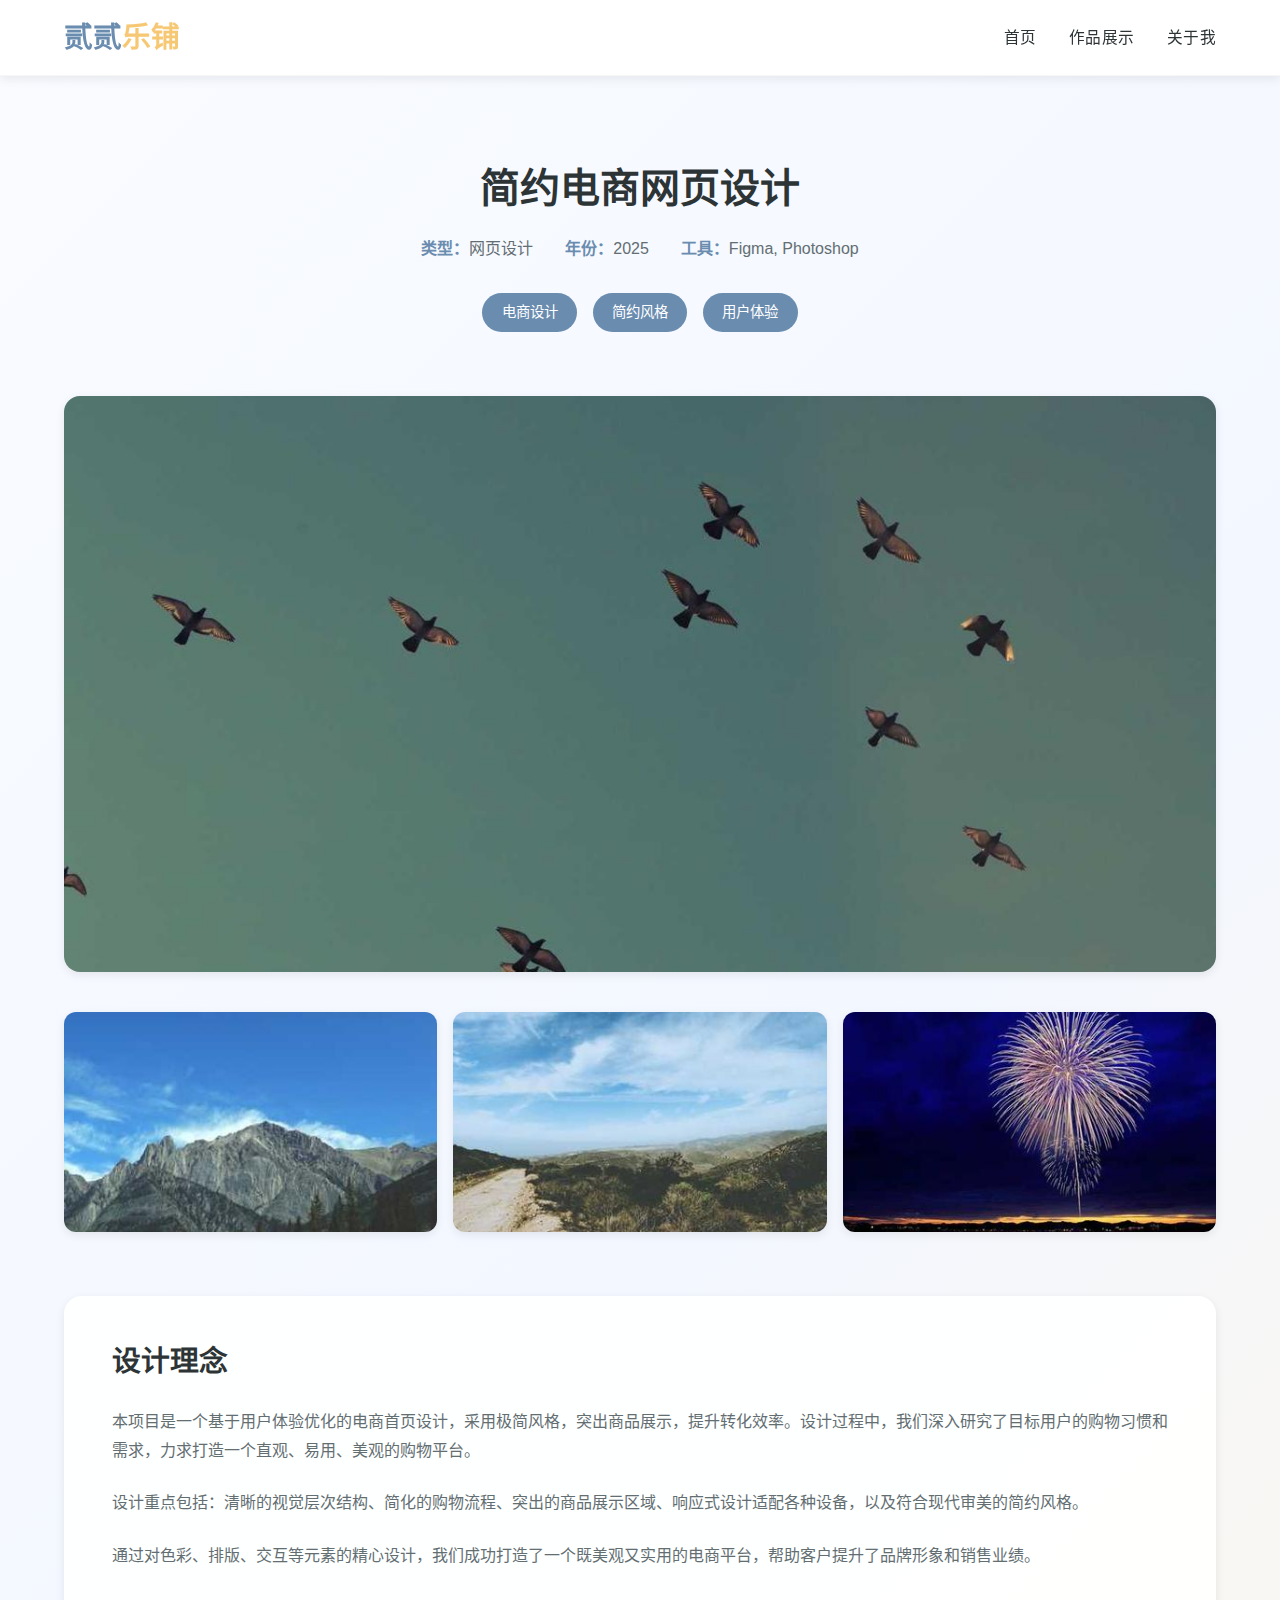
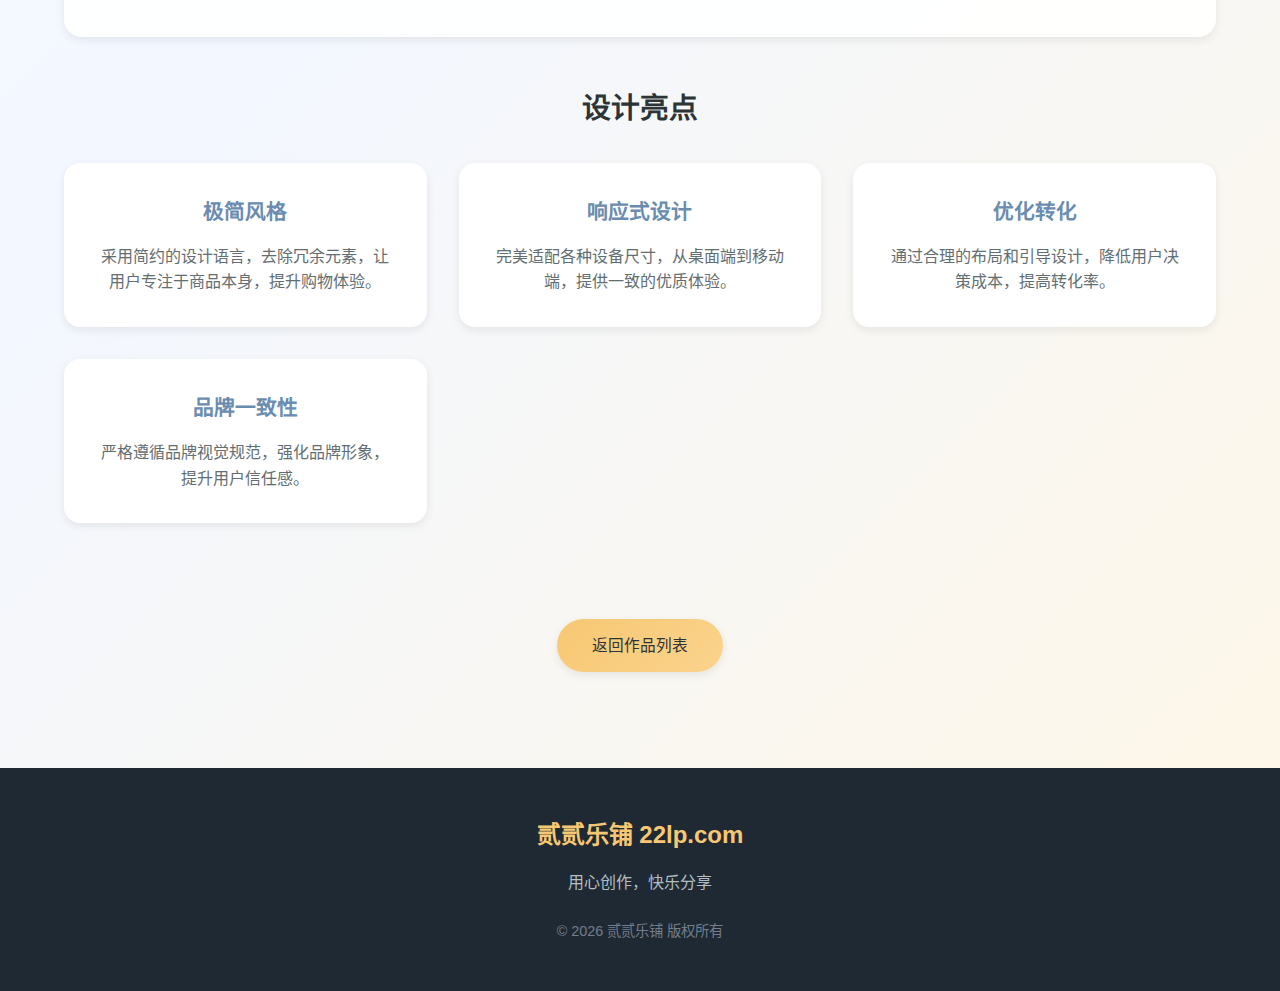
<file: work1.html>
<!DOCTYPE html>
<html lang="zh-CN">
<head>
    <meta charset="UTF-8">
    <meta name="viewport" content="width=device-width, initial-scale=1.0">
    <title>简约电商网页设计 - 贰贰乐铺</title>
    <style>
        /* 全局样式重置 */
        * {
            margin: 0;
            padding: 0;
            box-sizing: border-box;
            font-family: "PingFang SC", "Microsoft Yahei", sans-serif;
        }

        /* 全局变量（方便统一调整风格） */
        :root {
            --primary-color: #6a8caf; /* 主色调（清新蓝） */
            --secondary-color: #f7c873; /* 辅助色（暖黄） */
            --text-dark: #2d3436;
            --text-gray: #636e72;
            --bg-light: #f8f9fa;
            --bg-gradient: linear-gradient(135deg, #f9fbff 0%, #f3f7ff 50%, #fff7e6 100%);
            --white: #ffffff;
            --shadow: 0 3px 10px rgba(0,0,0,0.08);
            --shadow-hover: 0 10px 25px rgba(0,0,0,0.12);
        }

        body {
            background: var(--bg-gradient);
            color: var(--text-dark);
            line-height: 1.6;
        }

        /* 导航栏样式 */
        nav {
            background-color: rgba(255, 255, 255, 0.95);
            padding: 0.9rem 5%;
            display: flex;
            justify-content: space-between;
            align-items: center;
            box-shadow: var(--shadow);
            position: sticky;
            top: 0;
            z-index: 100;
            backdrop-filter: blur(12px);
            border-bottom: 1px solid rgba(0, 0, 0, 0.03);
        }

        .logo {
            font-size: 1.8rem;
            font-weight: bold;
            color: var(--primary-color);
            text-decoration: none;
        }

        .logo span {
            color: var(--secondary-color);
        }

        .nav-links {
            display: flex;
            list-style: none;
            align-items: center;
        }

        .nav-links li {
            margin-left: 2rem;
        }

        .nav-links a {
            text-decoration: none;
            color: var(--text-dark);
            font-size: 0.98rem;
            letter-spacing: 0.03em;
            position: relative;
            padding-bottom: 0.2rem;
            transition: color 0.25s ease, transform 0.25s ease;
        }

        .nav-links a::after {
            content: "";
            position: absolute;
            left: 0;
            bottom: 0;
            width: 0;
            height: 2px;
            background: var(--primary-color);
            border-radius: 999px;
            transition: width 0.25s ease;
        }

        .nav-links a:hover {
            color: var(--primary-color);
            transform: translateY(-1px);
        }

        .nav-links a:hover::after {
            width: 100%;
        }

        /* 手机端菜单按钮 */
        .menu-toggle {
            display: none;
            background: none;
            border: none;
            font-size: 1.4rem;
            cursor: pointer;
            color: var(--text-dark);
            padding: 0.3rem 0.5rem;
        }

        /* 作品详情页样式 */
        .work-detail {
            padding: 5rem 5% 6rem;
        }

        .container {
            max-width: 1200px;
            margin: 0 auto;
        }

        .work-header {
            text-align: center;
            margin-bottom: 4rem;
        }

        .work-header h1 {
            font-size: 2.5rem;
            color: var(--text-dark);
            margin-bottom: 1rem;
        }

        .work-meta {
            display: flex;
            justify-content: center;
            gap: 2rem;
            margin-bottom: 2rem;
            flex-wrap: wrap;
        }

        .work-meta-item {
            color: var(--text-gray);
            font-size: 1rem;
        }

        .work-meta-item strong {
            color: var(--primary-color);
        }

        .work-tags {
            display: flex;
            justify-content: center;
            gap: 1rem;
            flex-wrap: wrap;
        }

        .work-tag {
            display: inline-block;
            padding: 0.5rem 1.2rem;
            background-color: var(--primary-color);
            color: var(--white);
            border-radius: 20px;
            font-size: 0.9rem;
        }

        .work-gallery {
            margin-bottom: 4rem;
        }

        .main-image {
            width: 100%;
            height: auto;
            border-radius: 16px;
            box-shadow: var(--shadow);
            margin-bottom: 2rem;
            object-fit: cover;
        }

        .sub-images {
            display: grid;
            grid-template-columns: repeat(auto-fit, minmax(250px, 1fr));
            gap: 1rem;
        }

        .sub-image {
            width: 100%;
            height: 220px;
            object-fit: cover;
            border-radius: 12px;
            box-shadow: var(--shadow);
            transition: transform 0.25s ease, box-shadow 0.25s ease;
        }

        .sub-image:hover {
            transform: translateY(-4px);
            box-shadow: var(--shadow-hover);
        }

        .work-description {
            background-color: rgba(255, 255, 255, 0.9);
            padding: 2.6rem 3rem;
            border-radius: 18px;
            margin-bottom: 3rem;
            box-shadow: var(--shadow);
        }

        .work-description h2 {
            color: var(--text-dark);
            font-size: 1.8rem;
            margin-bottom: 1.5rem;
        }

        .work-description p {
            color: var(--text-gray);
            line-height: 1.8;
            margin-bottom: 1.5rem;
        }

        .work-features {
            margin-bottom: 4rem;
        }

        .work-features h2 {
            color: var(--text-dark);
            font-size: 1.8rem;
            margin-bottom: 2rem;
            text-align: center;
        }

        .features-grid {
            display: grid;
            grid-template-columns: repeat(auto-fit, minmax(280px, 1fr));
            gap: 2rem;
        }

        .feature-item {
            background-color: var(--white);
            padding: 2rem;
            border-radius: 16px;
            box-shadow: var(--shadow);
            text-align: center;
            transition: transform 0.25s ease, box-shadow 0.25s ease;
        }

        .feature-item:hover {
            transform: translateY(-6px);
            box-shadow: var(--shadow-hover);
        }

        .feature-item h3 {
            color: var(--primary-color);
            font-size: 1.3rem;
            margin-bottom: 1rem;
        }

        .feature-item p {
            color: var(--text-gray);
            line-height: 1.6;
        }

        .back-button {
            display: inline-block;
            text-decoration: none;
            color: var(--text-dark);
            background: linear-gradient(135deg, #f7c873, #fbd38d);
            padding: 0.85rem 2.2rem;
            border-radius: 999px;
            font-size: 0.98rem;
            font-weight: 500;
            box-shadow: var(--shadow);
            transition: transform 0.25s ease, box-shadow 0.25s ease, filter 0.25s ease;
            margin-top: 2rem;
        }

        .back-button:hover {
            filter: brightness(1.03);
            transform: translateY(-2px);
            box-shadow: var(--shadow-hover);
        }

        /* 页脚样式 */
        footer {
            background-color: #1f2933;
            color: var(--white);
            padding: 3rem 5%;
            text-align: center;
        }

        .footer-logo {
            font-size: 1.5rem;
            font-weight: bold;
            margin-bottom: 1rem;
            color: var(--secondary-color);
        }

        .footer-text {
            color: #b2bec3;
            margin-bottom: 1.5rem;
        }

        .copyright {
            font-size: 0.9rem;
            color: #747d8c;
        }

        /* 响应式适配 */
        @media (max-width: 768px) {
            .menu-toggle {
                display: block;
            }

            .nav-links {
                position: absolute;
                top: 100%;
                right: 5%;
                left: 5%;
                flex-direction: column;
                background: rgba(255, 255, 255, 0.98);
                border-radius: 14px;
                padding: 0.6rem 0.5rem;
                margin-top: 0.6rem;
                box-shadow: var(--shadow-hover);
                display: none;
            }

            .nav-links.active {
                display: flex;
            }

            .nav-links li {
                margin: 0.2rem 0;
                text-align: center;
            }

            .nav-links a {
                display: block;
                padding: 0.5rem 0.8rem;
            }

            .work-detail {
                padding: 4rem 5%;
            }

            .work-header h1 {
                font-size: 2rem;
            }

            .work-meta {
                flex-direction: column;
                align-items: center;
                gap: 1rem;
            }

            .work-description {
                padding: 2rem;
            }

            .work-description h2 {
                font-size: 1.5rem;
            }

            .work-features h2 {
                font-size: 1.5rem;
            }
        }
    </style>
</head>
<body>
    <!-- 导航栏 -->
    <nav>
        <a href="index.html" class="logo">贰贰<span>乐铺</span></a>
        <button class="menu-toggle" aria-label="切换导航菜单">☰</button>
        <ul class="nav-links">
            <li><a href="index.html#home">首页</a></li>
            <li><a href="index.html#works">作品展示</a></li>
            <li><a href="index.html#about">关于我</a></li>
        </ul>
    </nav>

    <!-- 作品详情内容 -->
    <section class="work-detail">
        <div class="container">
            <div class="work-header">
                <h1>简约电商网页设计</h1>
                <div class="work-meta">
                    <div class="work-meta-item"><strong>类型：</strong>网页设计</div>
                    <div class="work-meta-item"><strong>年份：</strong>2025</div>
                    <div class="work-meta-item"><strong>工具：</strong>Figma, Photoshop</div>
                </div>
                <div class="work-tags">
                    <span class="work-tag">电商设计</span>
                    <span class="work-tag">简约风格</span>
                    <span class="work-tag">用户体验</span>
                </div>
            </div>

            <div class="work-gallery">
                <img src="images/work1-main-1200x600-r2.jpg" alt="简约电商网页设计" class="main-image">
                <div class="sub-images">
                    <img src="images/work1-detail-400x300-r10.jpg" alt="作品细节1" class="sub-image">
                    <img src="images/work1-detail-400x300-r11.jpg" alt="作品细节2" class="sub-image">
                    <img src="images/work1-detail-400x300-r12.jpg" alt="作品细节3" class="sub-image">
                </div>
            </div>

            <div class="work-description">
                <h2>设计理念</h2>
                <p>本项目是一个基于用户体验优化的电商首页设计，采用极简风格，突出商品展示，提升转化效率。设计过程中，我们深入研究了目标用户的购物习惯和需求，力求打造一个直观、易用、美观的购物平台。</p>
                <p>设计重点包括：清晰的视觉层次结构、简化的购物流程、突出的商品展示区域、响应式设计适配各种设备，以及符合现代审美的简约风格。</p>
                <p>通过对色彩、排版、交互等元素的精心设计，我们成功打造了一个既美观又实用的电商平台，帮助客户提升了品牌形象和销售业绩。</p>
            </div>

            <div class="work-features">
                <h2>设计亮点</h2>
                <div class="features-grid">
                    <div class="feature-item">
                        <h3>极简风格</h3>
                        <p>采用简约的设计语言，去除冗余元素，让用户专注于商品本身，提升购物体验。</p>
                    </div>
                    <div class="feature-item">
                        <h3>响应式设计</h3>
                        <p>完美适配各种设备尺寸，从桌面端到移动端，提供一致的优质体验。</p>
                    </div>
                    <div class="feature-item">
                        <h3>优化转化</h3>
                        <p>通过合理的布局和引导设计，降低用户决策成本，提高转化率。</p>
                    </div>
                    <div class="feature-item">
                        <h3>品牌一致性</h3>
                        <p>严格遵循品牌视觉规范，强化品牌形象，提升用户信任感。</p>
                    </div>
                </div>
            </div>

            <div style="text-align: center;">
                <a href="index.html#works" class="back-button">返回作品列表</a>
            </div>
        </div>
    </section>

    <!-- 页脚 -->
    <footer>
        <div class="footer-logo">贰贰乐铺 22lp.com</div>
        <div class="footer-text">用心创作，快乐分享</div>
        <div class="copyright">© 2026 贰贰乐铺 版权所有</div>
    </footer>

    <script>
        // 简单的移动端导航开关
        const menuToggle = document.querySelector('.menu-toggle');
        const navLinks = document.querySelector('.nav-links');

        if (menuToggle && navLinks) {
            menuToggle.addEventListener('click', () => {
                navLinks.classList.toggle('active');
            });

            // 点击菜单项后自动收起
            navLinks.addEventListener('click', (e) => {
                if (e.target.tagName.toLowerCase() === 'a') {
                    navLinks.classList.remove('active');
                }
            });
        }
    </script>
</body>
</html>
</file>
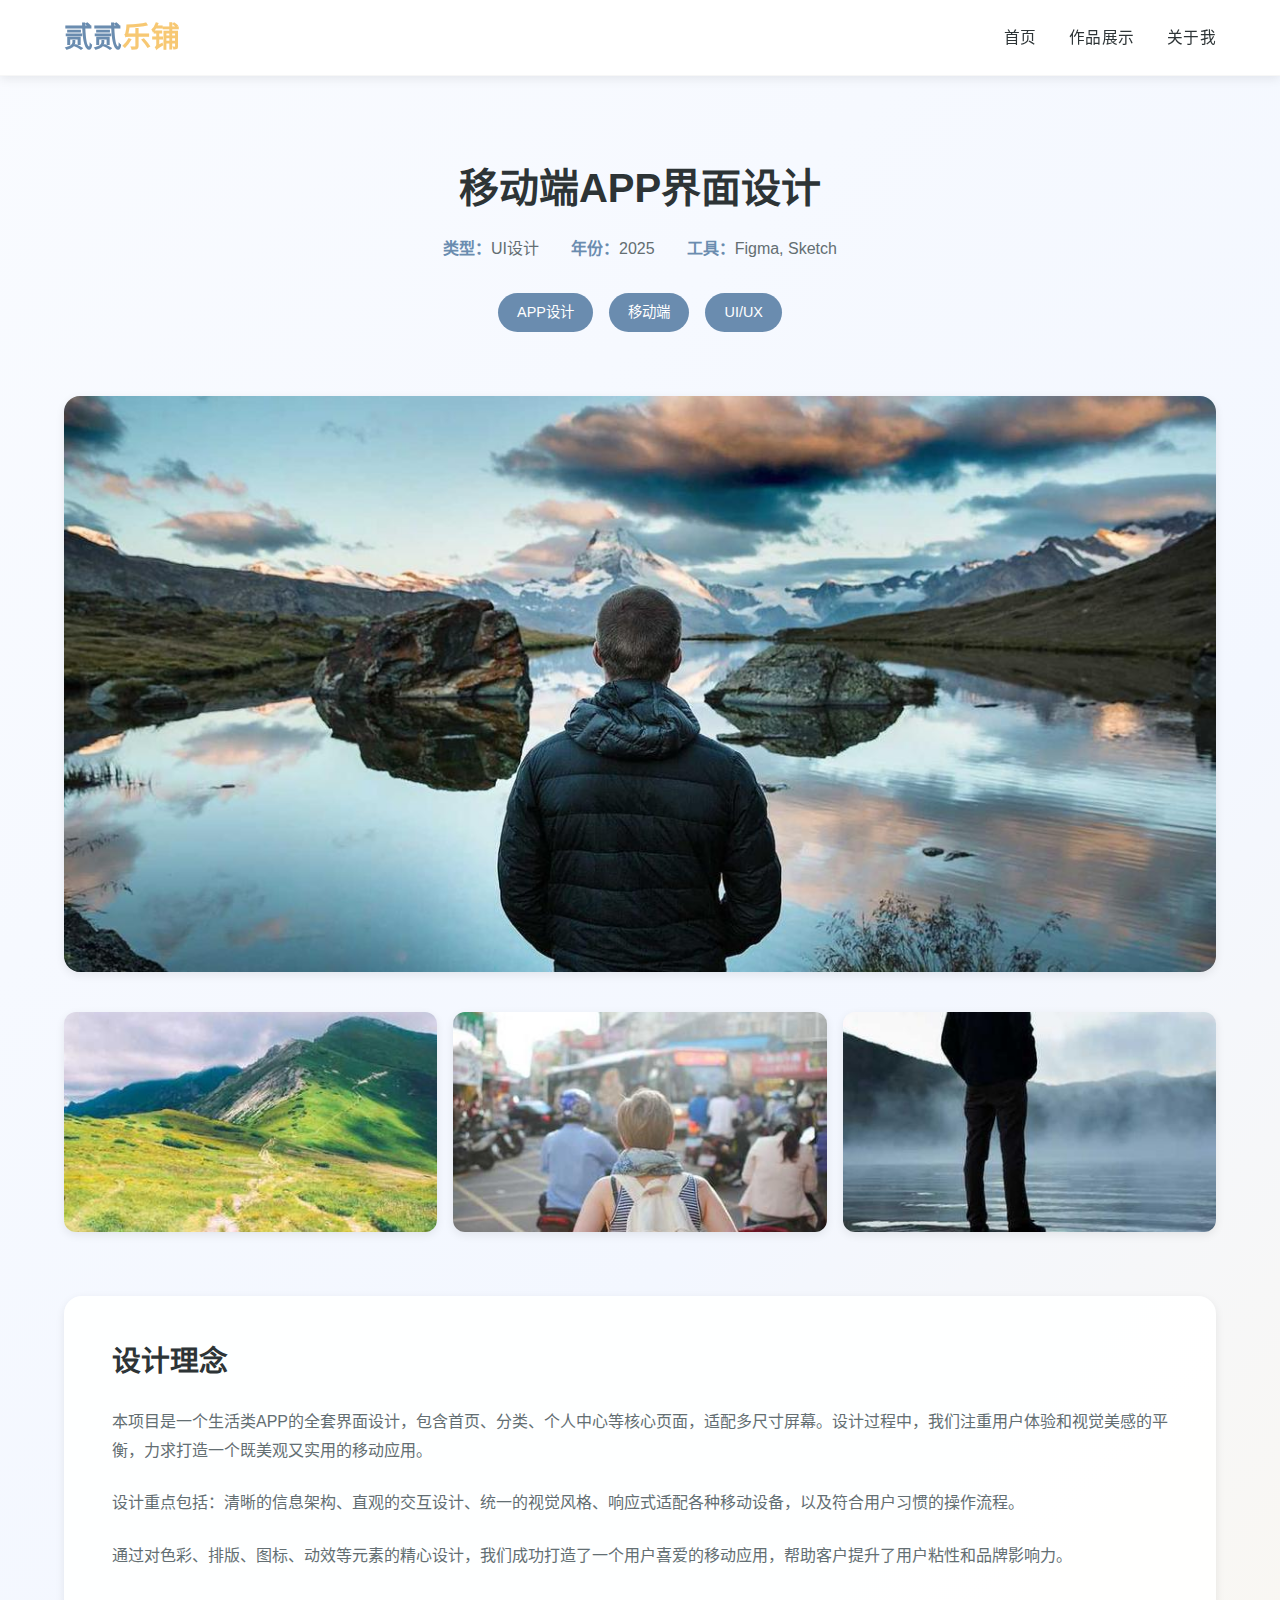
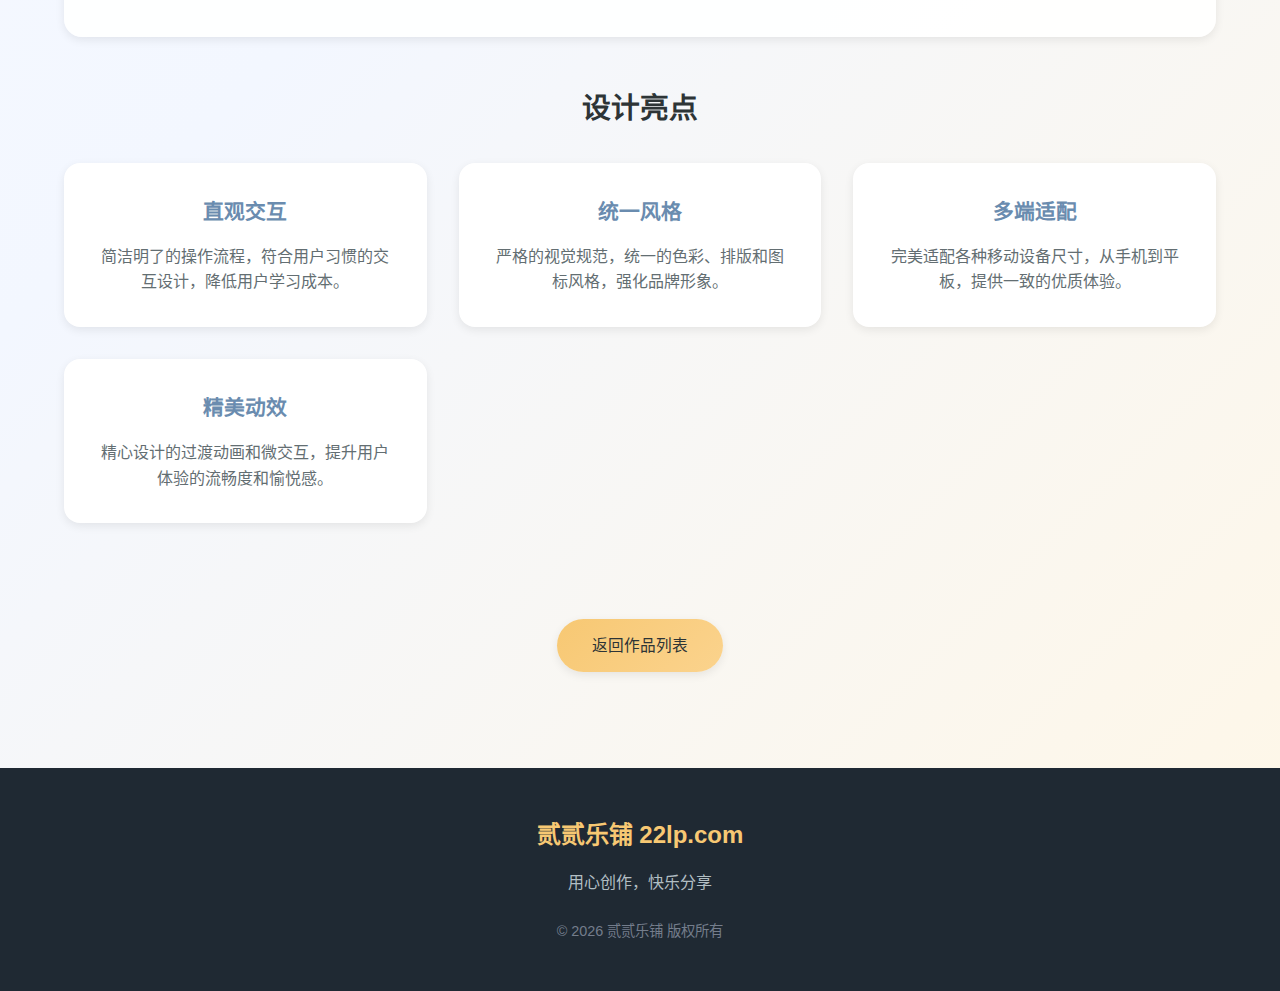
<file: work2.html>
<!DOCTYPE html>
<html lang="zh-CN">
<head>
    <meta charset="UTF-8">
    <meta name="viewport" content="width=device-width, initial-scale=1.0">
    <title>移动端APP界面设计 - 贰贰乐铺</title>
    <style>
        /* 全局样式重置 */
        * {
            margin: 0;
            padding: 0;
            box-sizing: border-box;
            font-family: "PingFang SC", "Microsoft Yahei", sans-serif;
        }

        /* 全局变量（方便统一调整风格） */
        :root {
            --primary-color: #6a8caf; /* 主色调（清新蓝） */
            --secondary-color: #f7c873; /* 辅助色（暖黄） */
            --text-dark: #2d3436;
            --text-gray: #636e72;
            --bg-light: #f8f9fa;
            --bg-gradient: linear-gradient(135deg, #f9fbff 0%, #f3f7ff 50%, #fff7e6 100%);
            --white: #ffffff;
            --shadow: 0 3px 10px rgba(0,0,0,0.08);
            --shadow-hover: 0 10px 25px rgba(0,0,0,0.12);
        }

        body {
            background: var(--bg-gradient);
            color: var(--text-dark);
            line-height: 1.6;
        }

        /* 导航栏样式 */
        nav {
            background-color: rgba(255, 255, 255, 0.95);
            padding: 0.9rem 5%;
            display: flex;
            justify-content: space-between;
            align-items: center;
            box-shadow: var(--shadow);
            position: sticky;
            top: 0;
            z-index: 100;
            backdrop-filter: blur(12px);
            border-bottom: 1px solid rgba(0, 0, 0, 0.03);
        }

        .logo {
            font-size: 1.8rem;
            font-weight: bold;
            color: var(--primary-color);
            text-decoration: none;
        }

        .logo span {
            color: var(--secondary-color);
        }

        .nav-links {
            display: flex;
            list-style: none;
            align-items: center;
        }

        .nav-links li {
            margin-left: 2rem;
        }

        .nav-links a {
            text-decoration: none;
            color: var(--text-dark);
            font-size: 0.98rem;
            letter-spacing: 0.03em;
            position: relative;
            padding-bottom: 0.2rem;
            transition: color 0.25s ease, transform 0.25s ease;
        }

        .nav-links a::after {
            content: "";
            position: absolute;
            left: 0;
            bottom: 0;
            width: 0;
            height: 2px;
            background: var(--primary-color);
            border-radius: 999px;
            transition: width 0.25s ease;
        }

        .nav-links a:hover {
            color: var(--primary-color);
            transform: translateY(-1px);
        }

        .nav-links a:hover::after {
            width: 100%;
        }

        /* 手机端菜单按钮 */
        .menu-toggle {
            display: none;
            background: none;
            border: none;
            font-size: 1.4rem;
            cursor: pointer;
            color: var(--text-dark);
            padding: 0.3rem 0.5rem;
        }

        /* 作品详情页样式 */
        .work-detail {
            padding: 5rem 5% 6rem;
        }

        .container {
            max-width: 1200px;
            margin: 0 auto;
        }

        .work-header {
            text-align: center;
            margin-bottom: 4rem;
        }

        .work-header h1 {
            font-size: 2.5rem;
            color: var(--text-dark);
            margin-bottom: 1rem;
        }

        .work-meta {
            display: flex;
            justify-content: center;
            gap: 2rem;
            margin-bottom: 2rem;
            flex-wrap: wrap;
        }

        .work-meta-item {
            color: var(--text-gray);
            font-size: 1rem;
        }

        .work-meta-item strong {
            color: var(--primary-color);
        }

        .work-tags {
            display: flex;
            justify-content: center;
            gap: 1rem;
            flex-wrap: wrap;
        }

        .work-tag {
            display: inline-block;
            padding: 0.5rem 1.2rem;
            background-color: var(--primary-color);
            color: var(--white);
            border-radius: 20px;
            font-size: 0.9rem;
        }

        .work-gallery {
            margin-bottom: 4rem;
        }

        .main-image {
            width: 100%;
            height: auto;
            border-radius: 16px;
            box-shadow: var(--shadow);
            margin-bottom: 2rem;
            object-fit: cover;
        }

        .sub-images {
            display: grid;
            grid-template-columns: repeat(auto-fit, minmax(250px, 1fr));
            gap: 1rem;
        }

        .sub-image {
            width: 100%;
            height: 220px;
            object-fit: cover;
            border-radius: 12px;
            box-shadow: var(--shadow);
            transition: transform 0.25s ease, box-shadow 0.25s ease;
        }

        .sub-image:hover {
            transform: translateY(-4px);
            box-shadow: var(--shadow-hover);
        }

        .work-description {
            background-color: rgba(255, 255, 255, 0.9);
            padding: 2.6rem 3rem;
            border-radius: 18px;
            margin-bottom: 3rem;
            box-shadow: var(--shadow);
        }

        .work-description h2 {
            color: var(--text-dark);
            font-size: 1.8rem;
            margin-bottom: 1.5rem;
        }

        .work-description p {
            color: var(--text-gray);
            line-height: 1.8;
            margin-bottom: 1.5rem;
        }

        .work-features {
            margin-bottom: 4rem;
        }

        .work-features h2 {
            color: var(--text-dark);
            font-size: 1.8rem;
            margin-bottom: 2rem;
            text-align: center;
        }

        .features-grid {
            display: grid;
            grid-template-columns: repeat(auto-fit, minmax(280px, 1fr));
            gap: 2rem;
        }

        .feature-item {
            background-color: var(--white);
            padding: 2rem;
            border-radius: 16px;
            box-shadow: var(--shadow);
            text-align: center;
            transition: transform 0.25s ease, box-shadow 0.25s ease;
        }

        .feature-item:hover {
            transform: translateY(-6px);
            box-shadow: var(--shadow-hover);
        }

        .feature-item h3 {
            color: var(--primary-color);
            font-size: 1.3rem;
            margin-bottom: 1rem;
        }

        .feature-item p {
            color: var(--text-gray);
            line-height: 1.6;
        }

        .back-button {
            display: inline-block;
            text-decoration: none;
            color: var(--text-dark);
            background: linear-gradient(135deg, #f7c873, #fbd38d);
            padding: 0.85rem 2.2rem;
            border-radius: 999px;
            font-size: 0.98rem;
            font-weight: 500;
            box-shadow: var(--shadow);
            transition: transform 0.25s ease, box-shadow 0.25s ease, filter 0.25s ease;
            margin-top: 2rem;
        }

        .back-button:hover {
            filter: brightness(1.03);
            transform: translateY(-2px);
            box-shadow: var(--shadow-hover);
        }

        /* 页脚样式 */
        footer {
            background-color: #1f2933;
            color: var(--white);
            padding: 3rem 5%;
            text-align: center;
        }

        .footer-logo {
            font-size: 1.5rem;
            font-weight: bold;
            margin-bottom: 1rem;
            color: var(--secondary-color);
        }

        .footer-text {
            color: #b2bec3;
            margin-bottom: 1.5rem;
        }

        .copyright {
            font-size: 0.9rem;
            color: #747d8c;
        }

        /* 响应式适配 */
        @media (max-width: 768px) {
            .menu-toggle {
                display: block;
            }

            .nav-links {
                position: absolute;
                top: 100%;
                right: 5%;
                left: 5%;
                flex-direction: column;
                background: rgba(255, 255, 255, 0.98);
                border-radius: 14px;
                padding: 0.6rem 0.5rem;
                margin-top: 0.6rem;
                box-shadow: var(--shadow-hover);
                display: none;
            }

            .nav-links.active {
                display: flex;
            }

            .nav-links li {
                margin: 0.2rem 0;
                text-align: center;
            }

            .nav-links a {
                display: block;
                padding: 0.5rem 0.8rem;
            }

            .work-detail {
                padding: 4rem 5%;
            }

            .work-header h1 {
                font-size: 2rem;
            }

            .work-meta {
                flex-direction: column;
                align-items: center;
                gap: 1rem;
            }

            .work-description {
                padding: 2rem;
            }

            .work-description h2 {
                font-size: 1.5rem;
            }

            .work-features h2 {
                font-size: 1.5rem;
            }
        }
    </style>
</head>
<body>
    <!-- 导航栏 -->
    <nav>
        <a href="index.html" class="logo">贰贰<span>乐铺</span></a>
        <button class="menu-toggle" aria-label="切换导航菜单">☰</button>
        <ul class="nav-links">
            <li><a href="index.html#home">首页</a></li>
            <li><a href="index.html#works">作品展示</a></li>
            <li><a href="index.html#about">关于我</a></li>
        </ul>
    </nav>

    <!-- 作品详情内容 -->
    <section class="work-detail">
        <div class="container">
            <div class="work-header">
                <h1>移动端APP界面设计</h1>
                <div class="work-meta">
                    <div class="work-meta-item"><strong>类型：</strong>UI设计</div>
                    <div class="work-meta-item"><strong>年份：</strong>2025</div>
                    <div class="work-meta-item"><strong>工具：</strong>Figma, Sketch</div>
                </div>
                <div class="work-tags">
                    <span class="work-tag">APP设计</span>
                    <span class="work-tag">移动端</span>
                    <span class="work-tag">UI/UX</span>
                </div>
            </div>

            <div class="work-gallery">
                <img src="images/work2-main-1200x600-r3.jpg" alt="移动端APP界面设计" class="main-image">
                <div class="sub-images">
                    <img src="images/work2-detail-400x300-r13.jpg" alt="作品细节1" class="sub-image">
                    <img src="images/work2-detail-400x300-r14.jpg" alt="作品细节2" class="sub-image">
                    <img src="images/work2-detail-400x300-r15.jpg" alt="作品细节3" class="sub-image">
                </div>
            </div>

            <div class="work-description">
                <h2>设计理念</h2>
                <p>本项目是一个生活类APP的全套界面设计，包含首页、分类、个人中心等核心页面，适配多尺寸屏幕。设计过程中，我们注重用户体验和视觉美感的平衡，力求打造一个既美观又实用的移动应用。</p>
                <p>设计重点包括：清晰的信息架构、直观的交互设计、统一的视觉风格、响应式适配各种移动设备，以及符合用户习惯的操作流程。</p>
                <p>通过对色彩、排版、图标、动效等元素的精心设计，我们成功打造了一个用户喜爱的移动应用，帮助客户提升了用户粘性和品牌影响力。</p>
            </div>

            <div class="work-features">
                <h2>设计亮点</h2>
                <div class="features-grid">
                    <div class="feature-item">
                        <h3>直观交互</h3>
                        <p>简洁明了的操作流程，符合用户习惯的交互设计，降低用户学习成本。</p>
                    </div>
                    <div class="feature-item">
                        <h3>统一风格</h3>
                        <p>严格的视觉规范，统一的色彩、排版和图标风格，强化品牌形象。</p>
                    </div>
                    <div class="feature-item">
                        <h3>多端适配</h3>
                        <p>完美适配各种移动设备尺寸，从手机到平板，提供一致的优质体验。</p>
                    </div>
                    <div class="feature-item">
                        <h3>精美动效</h3>
                        <p>精心设计的过渡动画和微交互，提升用户体验的流畅度和愉悦感。</p>
                    </div>
                </div>
            </div>

            <div style="text-align: center;">
                <a href="index.html#works" class="back-button">返回作品列表</a>
            </div>
        </div>
    </section>

    <!-- 页脚 -->
    <footer>
        <div class="footer-logo">贰贰乐铺 22lp.com</div>
        <div class="footer-text">用心创作，快乐分享</div>
        <div class="copyright">© 2026 贰贰乐铺 版权所有</div>
    </footer>

    <script>
        // 简单的移动端导航开关
        const menuToggle = document.querySelector('.menu-toggle');
        const navLinks = document.querySelector('.nav-links');

        if (menuToggle && navLinks) {
            menuToggle.addEventListener('click', () => {
                navLinks.classList.toggle('active');
            });

            // 点击菜单项后自动收起
            navLinks.addEventListener('click', (e) => {
                if (e.target.tagName.toLowerCase() === 'a') {
                    navLinks.classList.remove('active');
                }
            });
        }
    </script>
</body>
</html>
</file>
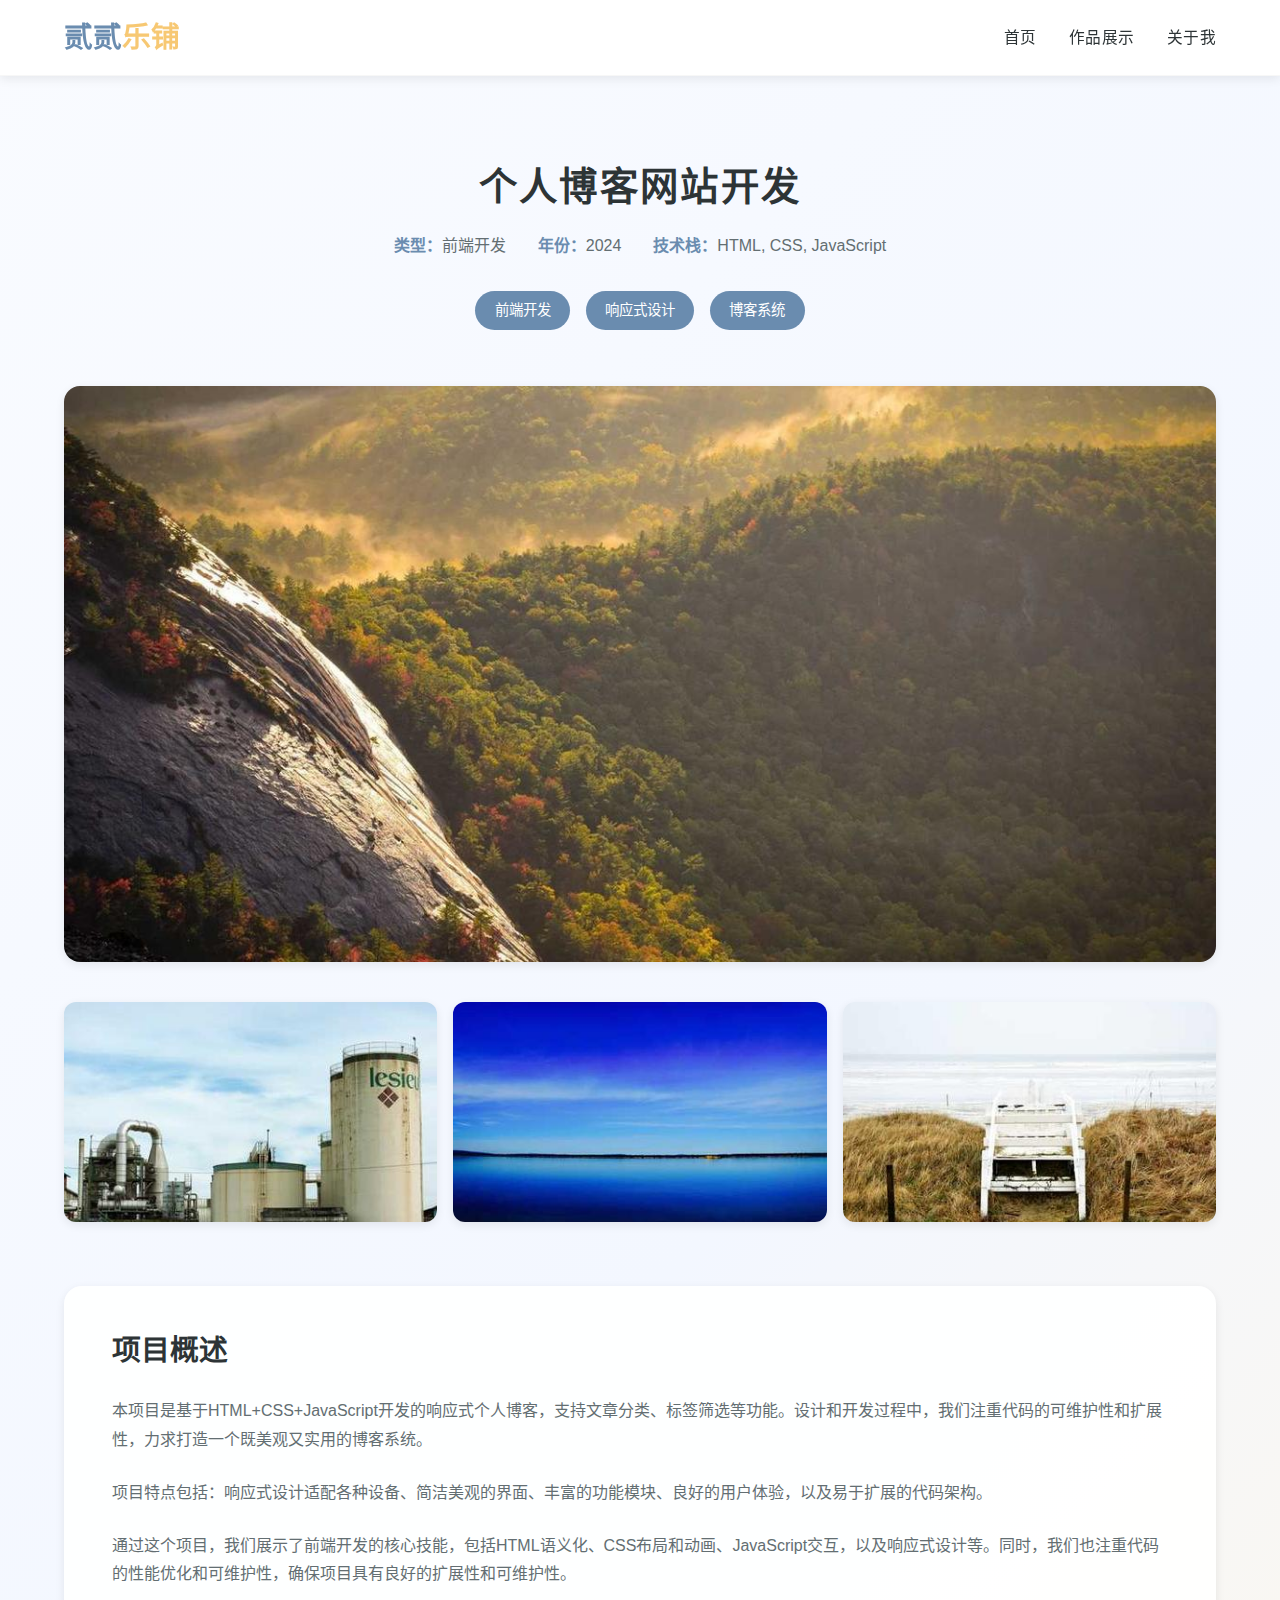
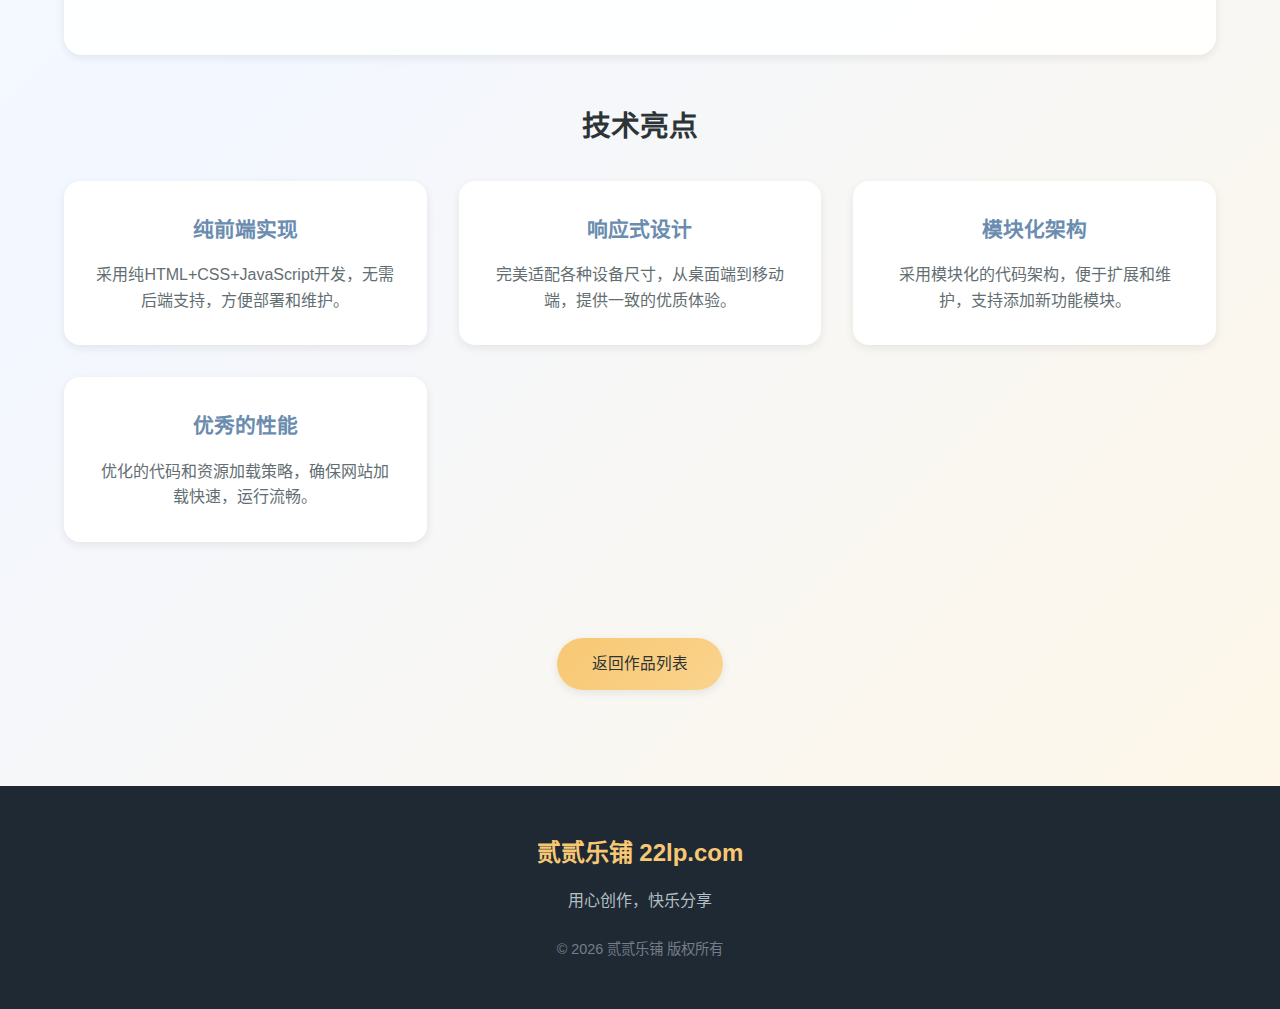
<file: work3.html>
<!DOCTYPE html>
<html lang="zh-CN">
<head>
    <meta charset="UTF-8">
    <meta name="viewport" content="width=device-width, initial-scale=1.0">
    <title>个人博客网站开发 - 贰贰乐铺</title>
    <style>
        /* 全局样式重置 */
        * {
            margin: 0;
            padding: 0;
            box-sizing: border-box;
            font-family: "PingFang SC", "Microsoft Yahei", sans-serif;
        }

        /* 全局变量（方便统一调整风格） */
        :root {
            --primary-color: #6a8caf; /* 主色调（清新蓝） */
            --secondary-color: #f7c873; /* 辅助色（暖黄） */
            --text-dark: #2d3436;
            --text-gray: #636e72;
            --bg-light: #f8f9fa;
            --bg-gradient: linear-gradient(135deg, #f9fbff 0%, #f3f7ff 50%, #fff7e6 100%);
            --white: #ffffff;
            --shadow: 0 3px 10px rgba(0,0,0,0.08);
            --shadow-hover: 0 10px 25px rgba(0,0,0,0.12);
        }

        body {
            background: var(--bg-gradient);
            color: var(--text-dark);
            line-height: 1.6;
        }

        /* 导航栏样式 */
        nav {
            background-color: rgba(255, 255, 255, 0.95);
            padding: 0.9rem 5%;
            display: flex;
            justify-content: space-between;
            align-items: center;
            box-shadow: var(--shadow);
            position: sticky;
            top: 0;
            z-index: 100;
            backdrop-filter: blur(12px);
            border-bottom: 1px solid rgba(0, 0, 0, 0.03);
        }

        .logo {
            font-size: 1.8rem;
            font-weight: bold;
            color: var(--primary-color);
            text-decoration: none;
        }

        .logo span {
            color: var(--secondary-color);
        }

        .nav-links {
            display: flex;
            list-style: none;
            align-items: center;
        }

        .nav-links li {
            margin-left: 2rem;
        }

        .nav-links a {
            text-decoration: none;
            color: var(--text-dark);
            font-size: 0.98rem;
            letter-spacing: 0.03em;
            position: relative;
            padding-bottom: 0.2rem;
            transition: color 0.25s ease, transform 0.25s ease;
        }

        .nav-links a::after {
            content: "";
            position: absolute;
            left: 0;
            bottom: 0;
            width: 0;
            height: 2px;
            background: var(--primary-color);
            border-radius: 999px;
            transition: width 0.25s ease;
        }

        .nav-links a:hover {
            color: var(--primary-color);
            transform: translateY(-1px);
        }

        .nav-links a:hover::after {
            width: 100%;
        }

        /* 手机端菜单按钮 */
        .menu-toggle {
            display: none;
            background: none;
            border: none;
            font-size: 1.4rem;
            cursor: pointer;
            color: var(--text-dark);
            padding: 0.3rem 0.5rem;
        }


        /* 作品详情页样式 */
        .work-detail {
            padding: 5rem 5% 6rem;
        }

        .container {
            max-width: 1200px;
            margin: 0 auto;
        }

        .work-header {
            text-align: center;
            margin-bottom: 3.5rem;
        }

        .work-header h1 {
            font-size: 2.4rem;
            color: var(--text-dark);
            margin-bottom: 1rem;
            letter-spacing: 0.06em;
        }

        .work-meta {
            display: flex;
            justify-content: center;
            gap: 2rem;
            margin-bottom: 2rem;
            flex-wrap: wrap;
        }

        .work-meta-item {
            color: var(--text-gray);
            font-size: 1rem;
        }

        .work-meta-item strong {
            color: var(--primary-color);
        }

        .work-tags {
            display: flex;
            justify-content: center;
            gap: 1rem;
            flex-wrap: wrap;
        }

        .work-tag {
            display: inline-block;
            padding: 0.5rem 1.2rem;
            background-color: var(--primary-color);
            color: var(--white);
            border-radius: 20px;
            font-size: 0.9rem;
        }

        .work-gallery {
            margin-bottom: 4rem;
        }

        .main-image {
            width: 100%;
            height: auto;
            border-radius: 16px;
            box-shadow: var(--shadow);
            margin-bottom: 2rem;
            object-fit: cover;
        }

        .sub-images {
            display: grid;
            grid-template-columns: repeat(auto-fit, minmax(250px, 1fr));
            gap: 1rem;
        }

        .sub-image {
            width: 100%;
            height: 220px;
            object-fit: cover;
            border-radius: 12px;
            box-shadow: var(--shadow);
            transition: transform 0.25s ease, box-shadow 0.25s ease;
        }

        .sub-image:hover {
            transform: translateY(-4px);
            box-shadow: var(--shadow-hover);
        }

        .work-description {
            background-color: rgba(255, 255, 255, 0.9);
            padding: 2.6rem 3rem;
            border-radius: 18px;
            margin-bottom: 3rem;
            box-shadow: var(--shadow);
        }

        .work-description h2 {
            color: var(--text-dark);
            font-size: 1.8rem;
            margin-bottom: 1.5rem;
        }

        .work-description p {
            color: var(--text-gray);
            line-height: 1.8;
            margin-bottom: 1.5rem;
        }

        .work-features {
            margin-bottom: 4rem;
        }

        .work-features h2 {
            color: var(--text-dark);
            font-size: 1.8rem;
            margin-bottom: 2rem;
            text-align: center;
        }

        .features-grid {
            display: grid;
            grid-template-columns: repeat(auto-fit, minmax(280px, 1fr));
            gap: 2rem;
        }

        .feature-item {
            background-color: var(--white);
            padding: 2rem;
            border-radius: 16px;
            box-shadow: var(--shadow);
            text-align: center;
            transition: transform 0.25s ease, box-shadow 0.25s ease;
        }

        .feature-item:hover {
            transform: translateY(-6px);
            box-shadow: var(--shadow-hover);
        }

        .feature-item h3 {
            color: var(--primary-color);
            font-size: 1.3rem;
            margin-bottom: 1rem;
        }

        .feature-item p {
            color: var(--text-gray);
            line-height: 1.6;
        }

        .back-button {
            display: inline-block;
            text-decoration: none;
            color: var(--text-dark);
            background: linear-gradient(135deg, #f7c873, #fbd38d);
            padding: 0.85rem 2.2rem;
            border-radius: 999px;
            font-size: 0.98rem;
            font-weight: 500;
            box-shadow: var(--shadow);
            transition: transform 0.25s ease, box-shadow 0.25s ease, filter 0.25s ease;
            margin-top: 2rem;
        }

        .back-button:hover {
            filter: brightness(1.03);
            transform: translateY(-2px);
            box-shadow: var(--shadow-hover);
        }

        /* 页脚样式 */
        footer {
            background-color: #1f2933;
            color: var(--white);
            padding: 3rem 5%;
            text-align: center;
        }

        .footer-logo {
            font-size: 1.5rem;
            font-weight: bold;
            margin-bottom: 1rem;
            color: var(--secondary-color);
        }

        .footer-text {
            color: #b2bec3;
            margin-bottom: 1.5rem;
        }

        .copyright {
            font-size: 0.9rem;
            color: #747d8c;
        }

        /* 响应式适配 */
        @media (max-width: 768px) {
            .menu-toggle {
                display: block;
            }

            .nav-links {
                position: absolute;
                top: 100%;
                right: 5%;
                left: 5%;
                flex-direction: column;
                background: rgba(255, 255, 255, 0.98);
                border-radius: 14px;
                padding: 0.6rem 0.5rem;
                margin-top: 0.6rem;
                box-shadow: var(--shadow-hover);
                display: none;
            }

            .nav-links.active {
                display: flex;
            }

            .nav-links li {
                margin: 0.2rem 0;
                text-align: center;
            }

            .nav-links a {
                display: block;
                padding: 0.5rem 0.8rem;
            }

            .work-detail {
                padding: 4rem 5%;
            }

            .work-header h1 {
                font-size: 2rem;
            }

            .work-meta {
                flex-direction: column;
                align-items: center;
                gap: 1rem;
            }

            .work-description {
                padding: 2rem;
            }

            .work-description h2 {
                font-size: 1.5rem;
            }

            .work-features h2 {
                font-size: 1.5rem;
            }
        }
    </style>
</head>
<body>
    <!-- 导航栏 -->
    <nav>
        <a href="index.html" class="logo">贰贰<span>乐铺</span></a>
        <button class="menu-toggle" aria-label="切换导航菜单">☰</button>
        <ul class="nav-links">
            <li><a href="index.html#home">首页</a></li>
            <li><a href="index.html#works">作品展示</a></li>
            <li><a href="index.html#about">关于我</a></li>
        </ul>
    </nav>

    <!-- 作品详情内容 -->
    <section class="work-detail">
        <div class="container">
            <div class="work-header">
                <h1>个人博客网站开发</h1>
                <div class="work-meta">
                    <div class="work-meta-item"><strong>类型：</strong>前端开发</div>
                    <div class="work-meta-item"><strong>年份：</strong>2024</div>
                    <div class="work-meta-item"><strong>技术栈：</strong>HTML, CSS, JavaScript</div>
                </div>
                <div class="work-tags">
                    <span class="work-tag">前端开发</span>
                    <span class="work-tag">响应式设计</span>
                    <span class="work-tag">博客系统</span>
                </div>
            </div>

            <div class="work-gallery">
                <img src="images/work3-main-1200x600-r4.jpg" alt="个人博客网站开发" class="main-image">
                <div class="sub-images">
                    <img src="images/work3-detail-400x300-r16.jpg" alt="作品细节1" class="sub-image">
                    <img src="images/work3-detail-400x300-r17.jpg" alt="作品细节2" class="sub-image">
                    <img src="images/work3-detail-400x300-r18.jpg" alt="作品细节3" class="sub-image">
                </div>
            </div>

            <div class="work-description">
                <h2>项目概述</h2>
                <p>本项目是基于HTML+CSS+JavaScript开发的响应式个人博客，支持文章分类、标签筛选等功能。设计和开发过程中，我们注重代码的可维护性和扩展性，力求打造一个既美观又实用的博客系统。</p>
                <p>项目特点包括：响应式设计适配各种设备、简洁美观的界面、丰富的功能模块、良好的用户体验，以及易于扩展的代码架构。</p>
                <p>通过这个项目，我们展示了前端开发的核心技能，包括HTML语义化、CSS布局和动画、JavaScript交互，以及响应式设计等。同时，我们也注重代码的性能优化和可维护性，确保项目具有良好的扩展性和可维护性。</p>
            </div>

            <div class="work-features">
                <h2>技术亮点</h2>
                <div class="features-grid">
                    <div class="feature-item">
                        <h3>纯前端实现</h3>
                        <p>采用纯HTML+CSS+JavaScript开发，无需后端支持，方便部署和维护。</p>
                    </div>
                    <div class="feature-item">
                        <h3>响应式设计</h3>
                        <p>完美适配各种设备尺寸，从桌面端到移动端，提供一致的优质体验。</p>
                    </div>
                    <div class="feature-item">
                        <h3>模块化架构</h3>
                        <p>采用模块化的代码架构，便于扩展和维护，支持添加新功能模块。</p>
                    </div>
                    <div class="feature-item">
                        <h3>优秀的性能</h3>
                        <p>优化的代码和资源加载策略，确保网站加载快速，运行流畅。</p>
                    </div>
                </div>
            </div>

            <div style="text-align: center;">
                <a href="index.html#works" class="back-button">返回作品列表</a>
            </div>
        </div>
    </section>

    <!-- 页脚 -->
    <footer>
        <div class="footer-logo">贰贰乐铺 22lp.com</div>
        <div class="footer-text">用心创作，快乐分享</div>
        <div class="copyright">© 2026 贰贰乐铺 版权所有</div>
    </footer>

    <script>
        // 简单的移动端导航开关
        const menuToggle = document.querySelector('.menu-toggle');
        const navLinks = document.querySelector('.nav-links');

        if (menuToggle && navLinks) {
            menuToggle.addEventListener('click', () => {
                navLinks.classList.toggle('active');
            });

            // 点击菜单项后自动收起
            navLinks.addEventListener('click', (e) => {
                if (e.target.tagName.toLowerCase() === 'a') {
                    navLinks.classList.remove('active');
                }
            });
        }
    </script>
</body>
</html>
</file>
